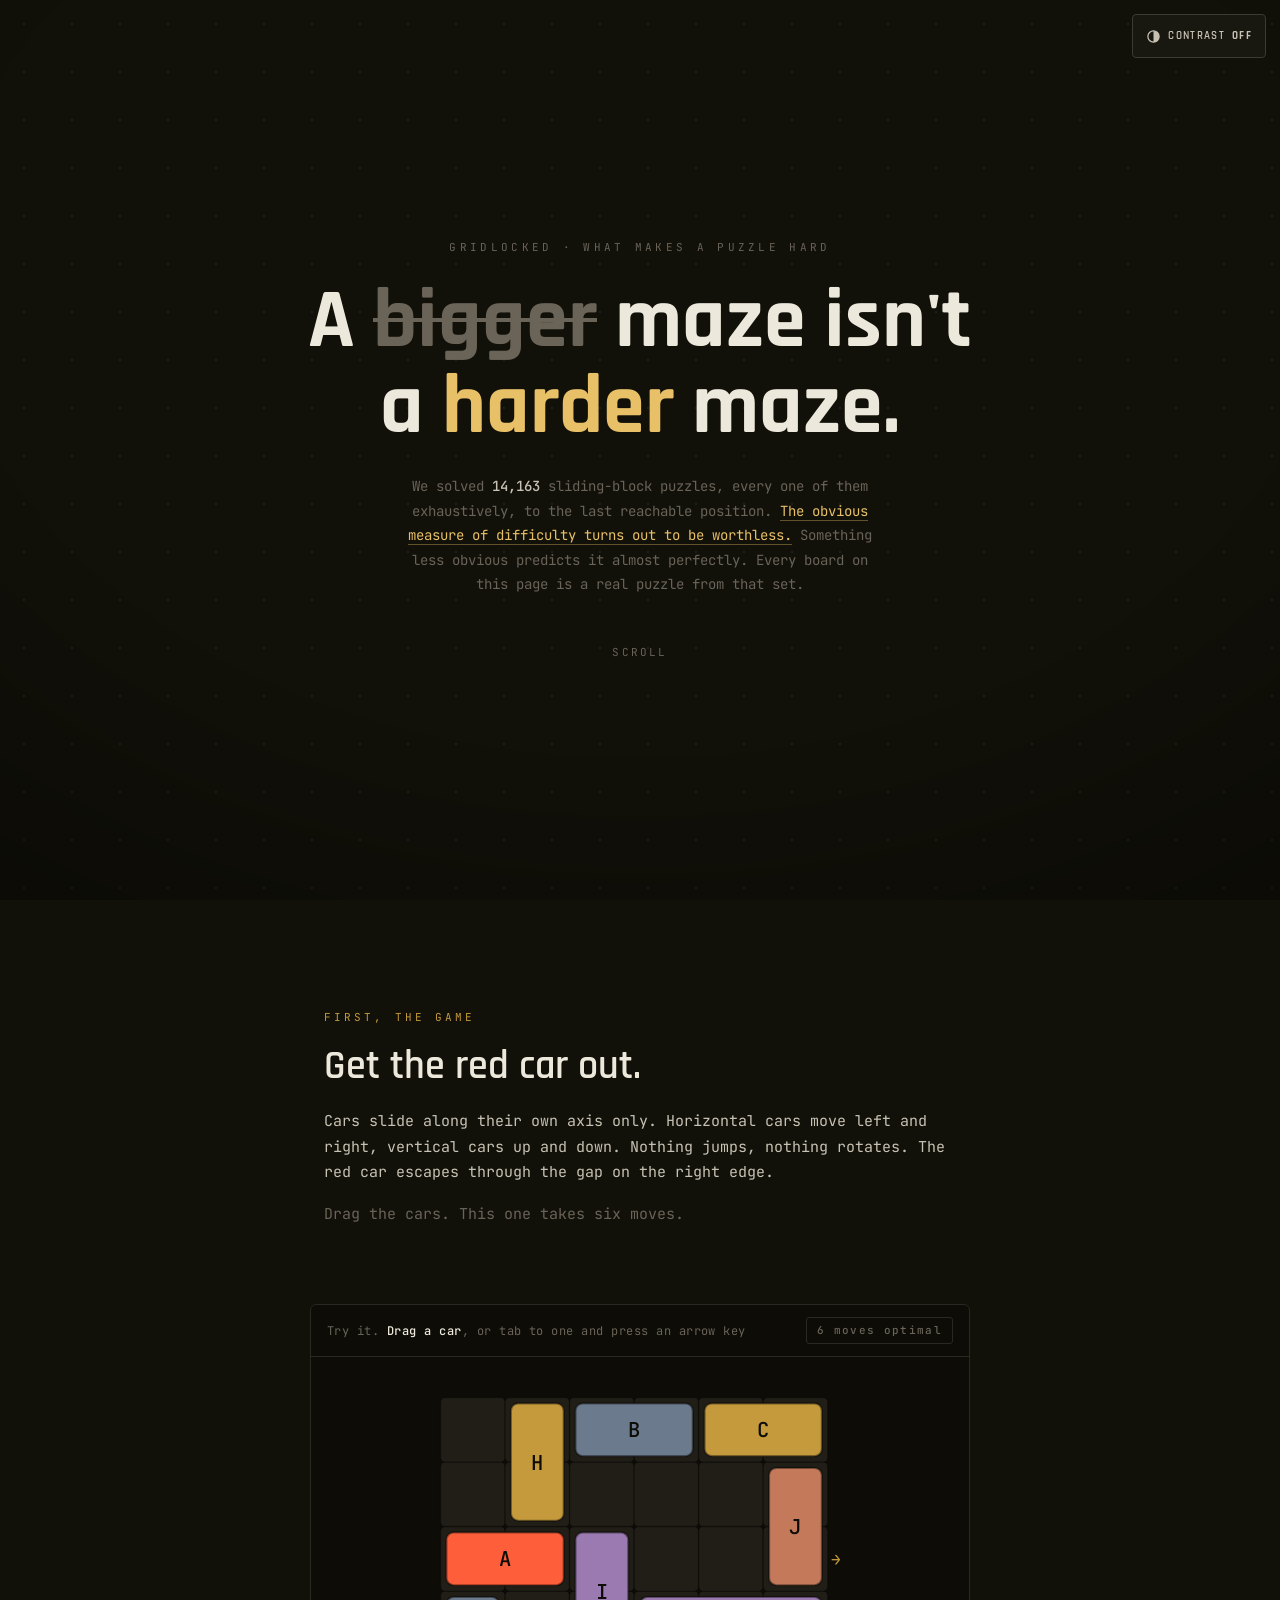
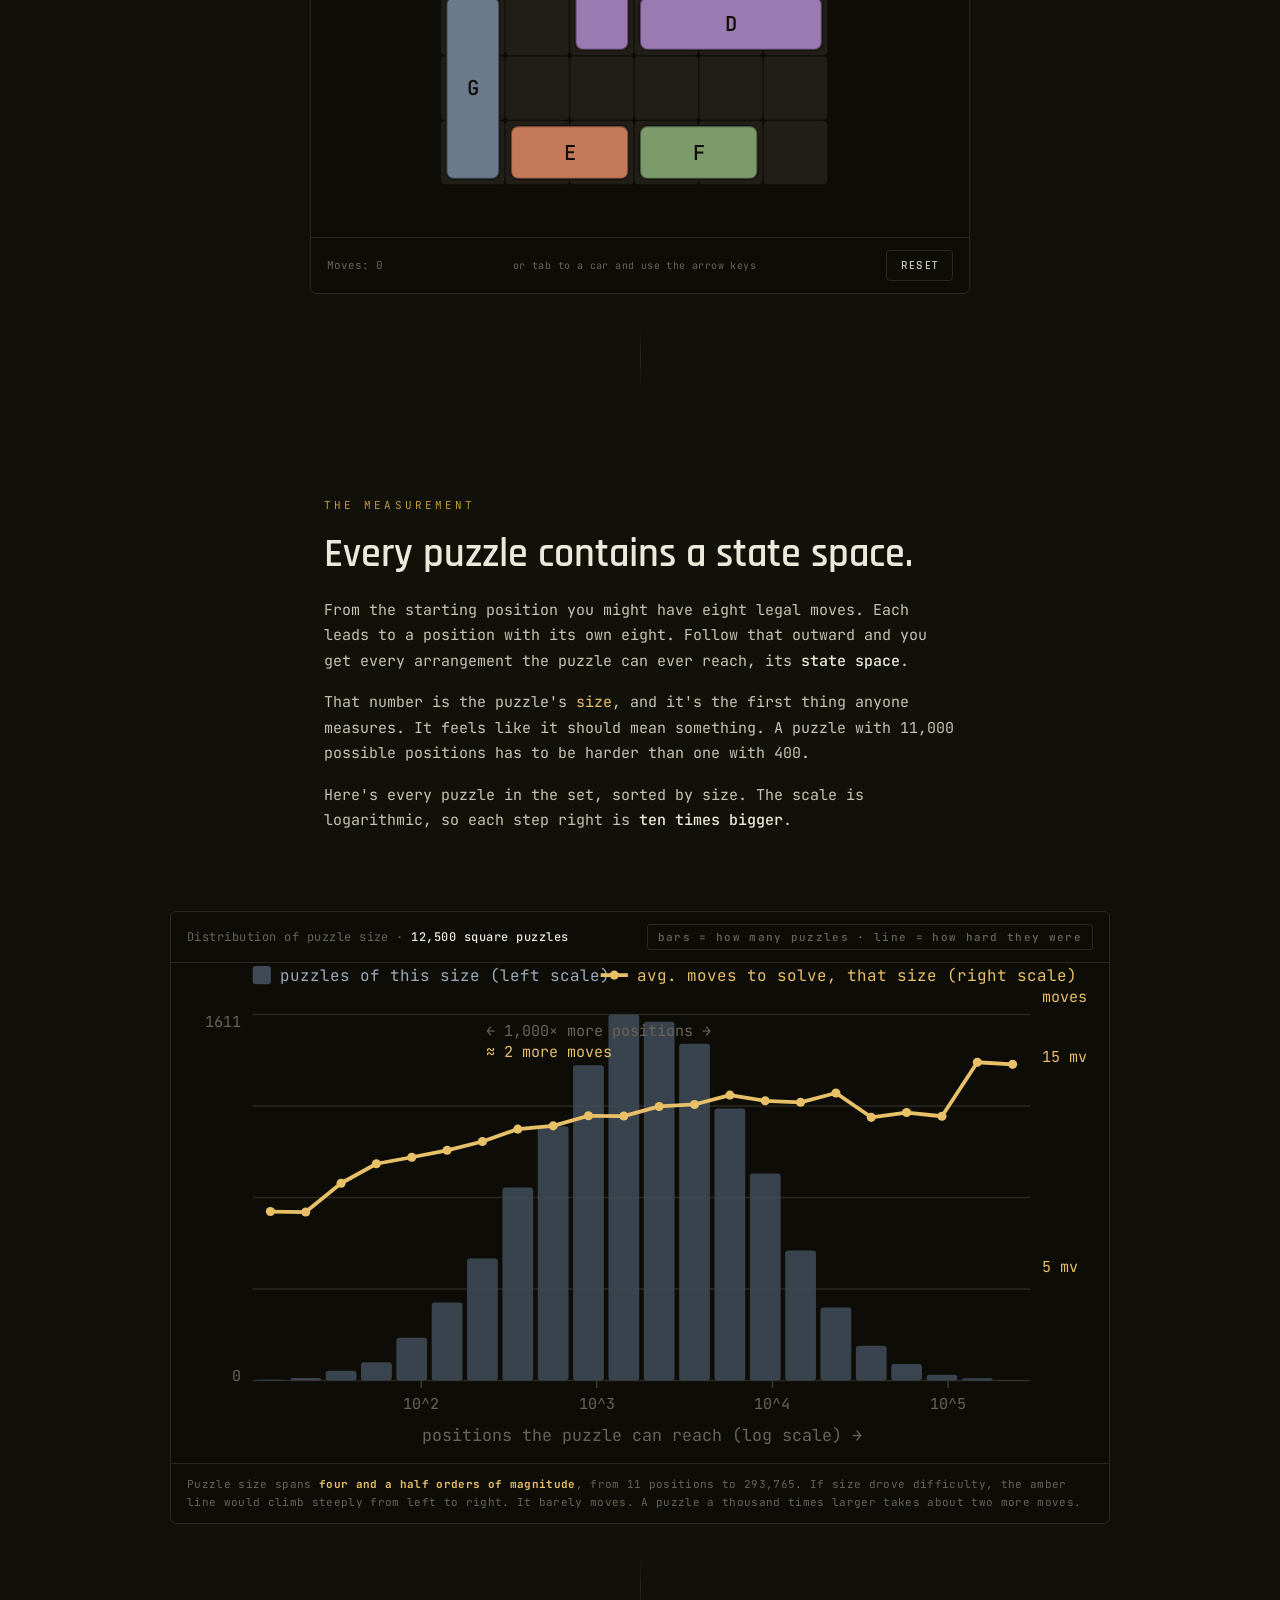
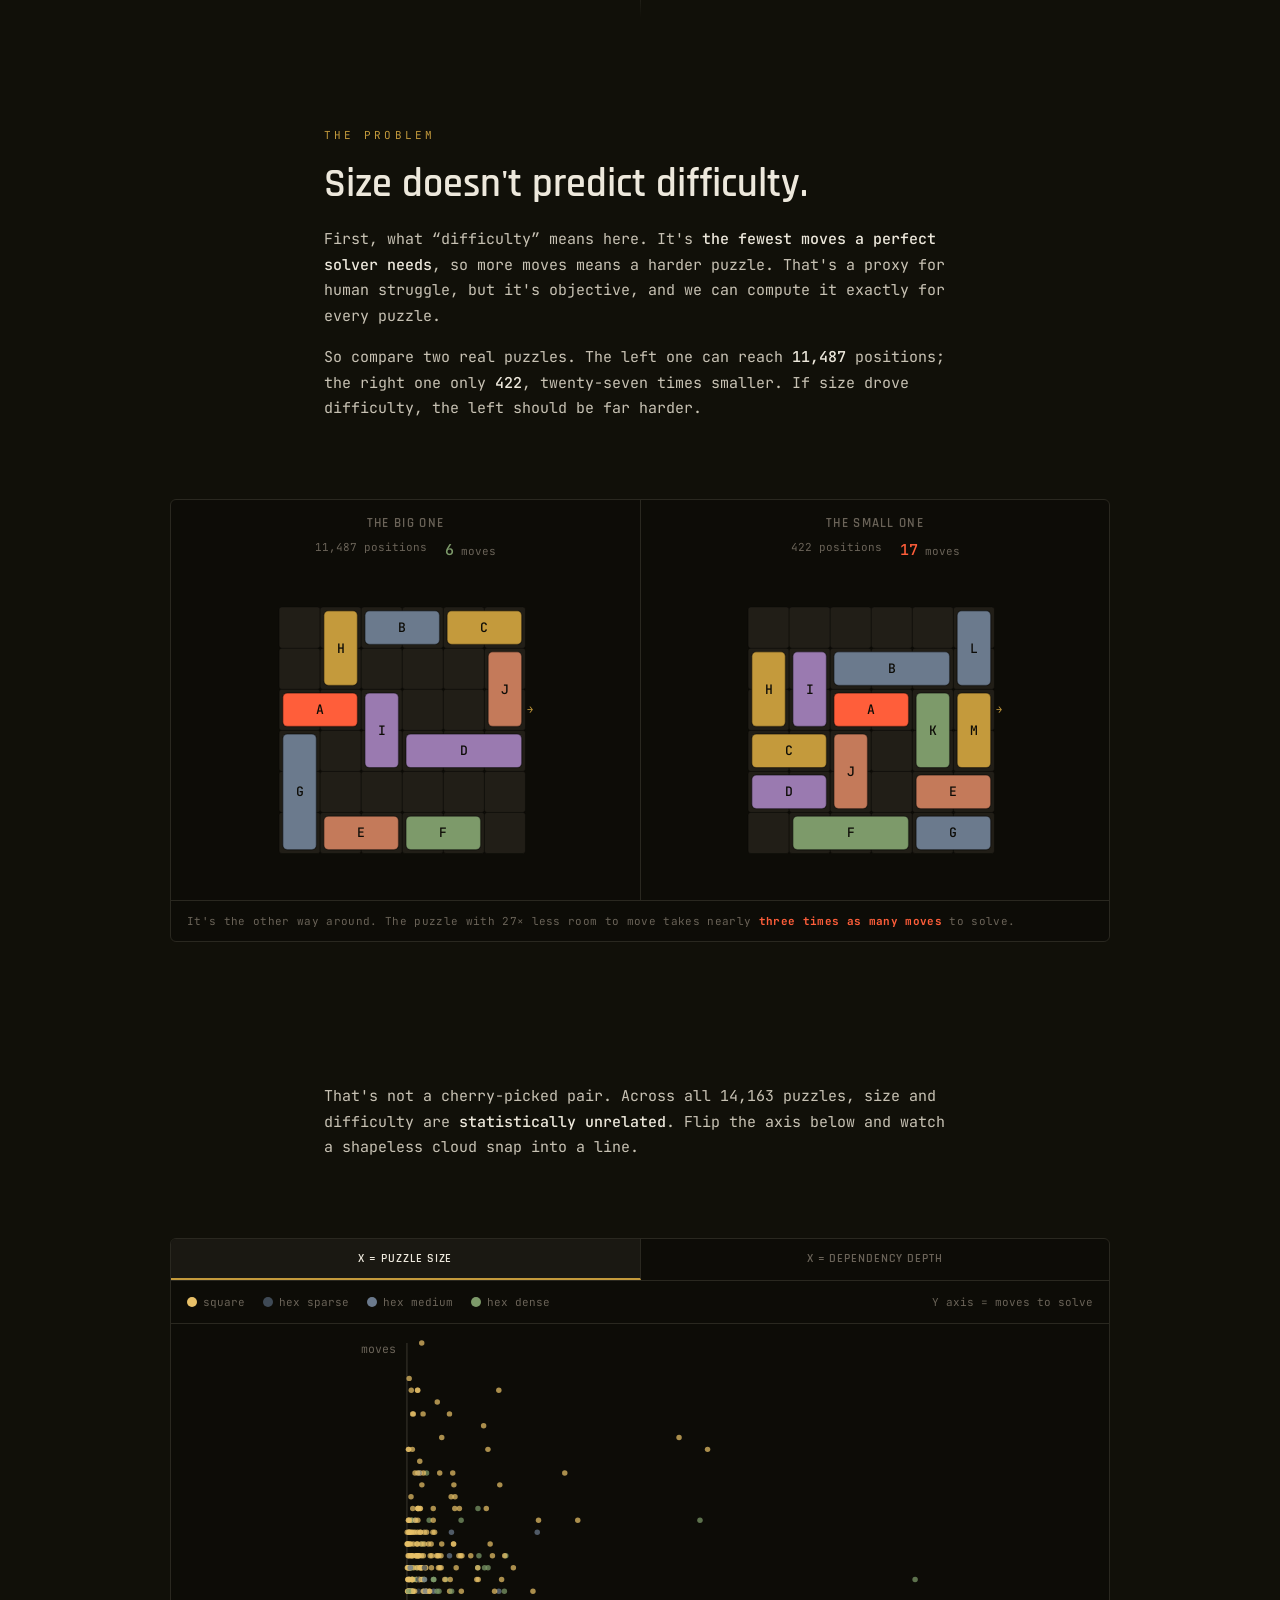
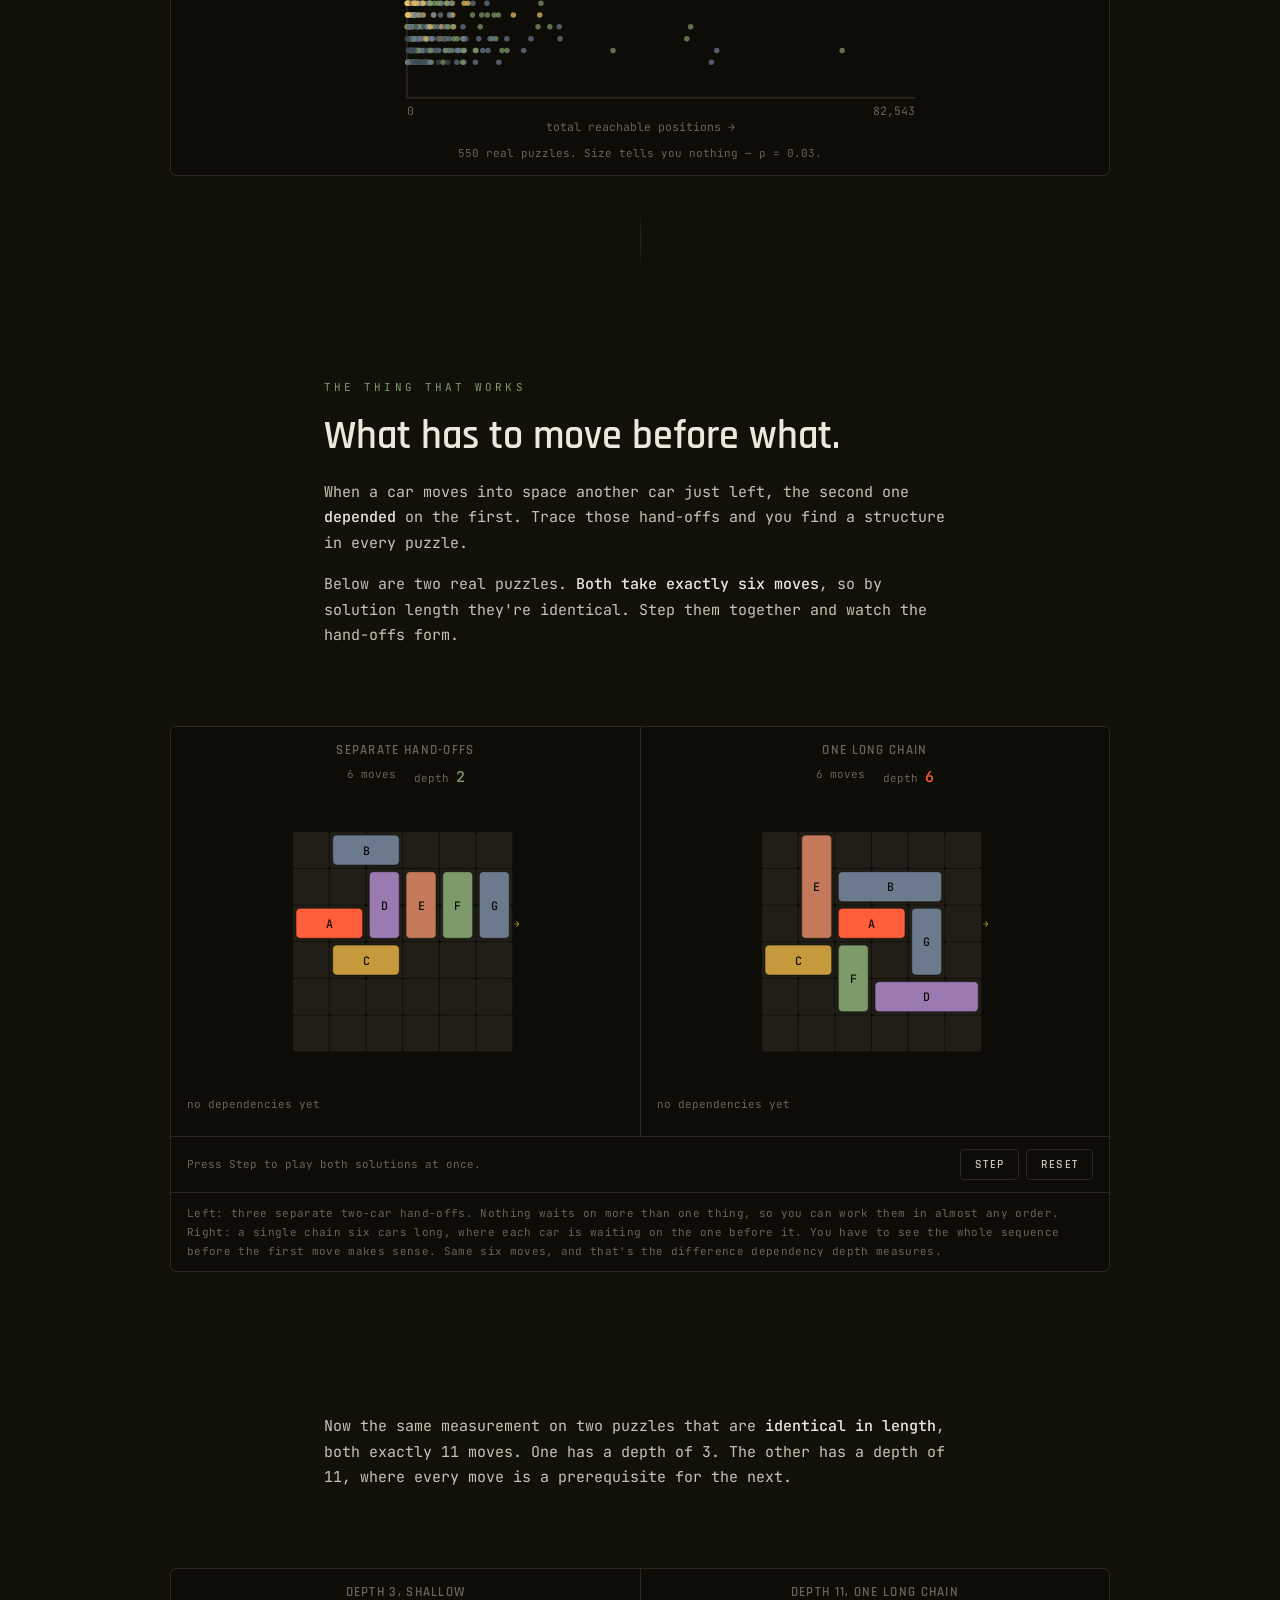
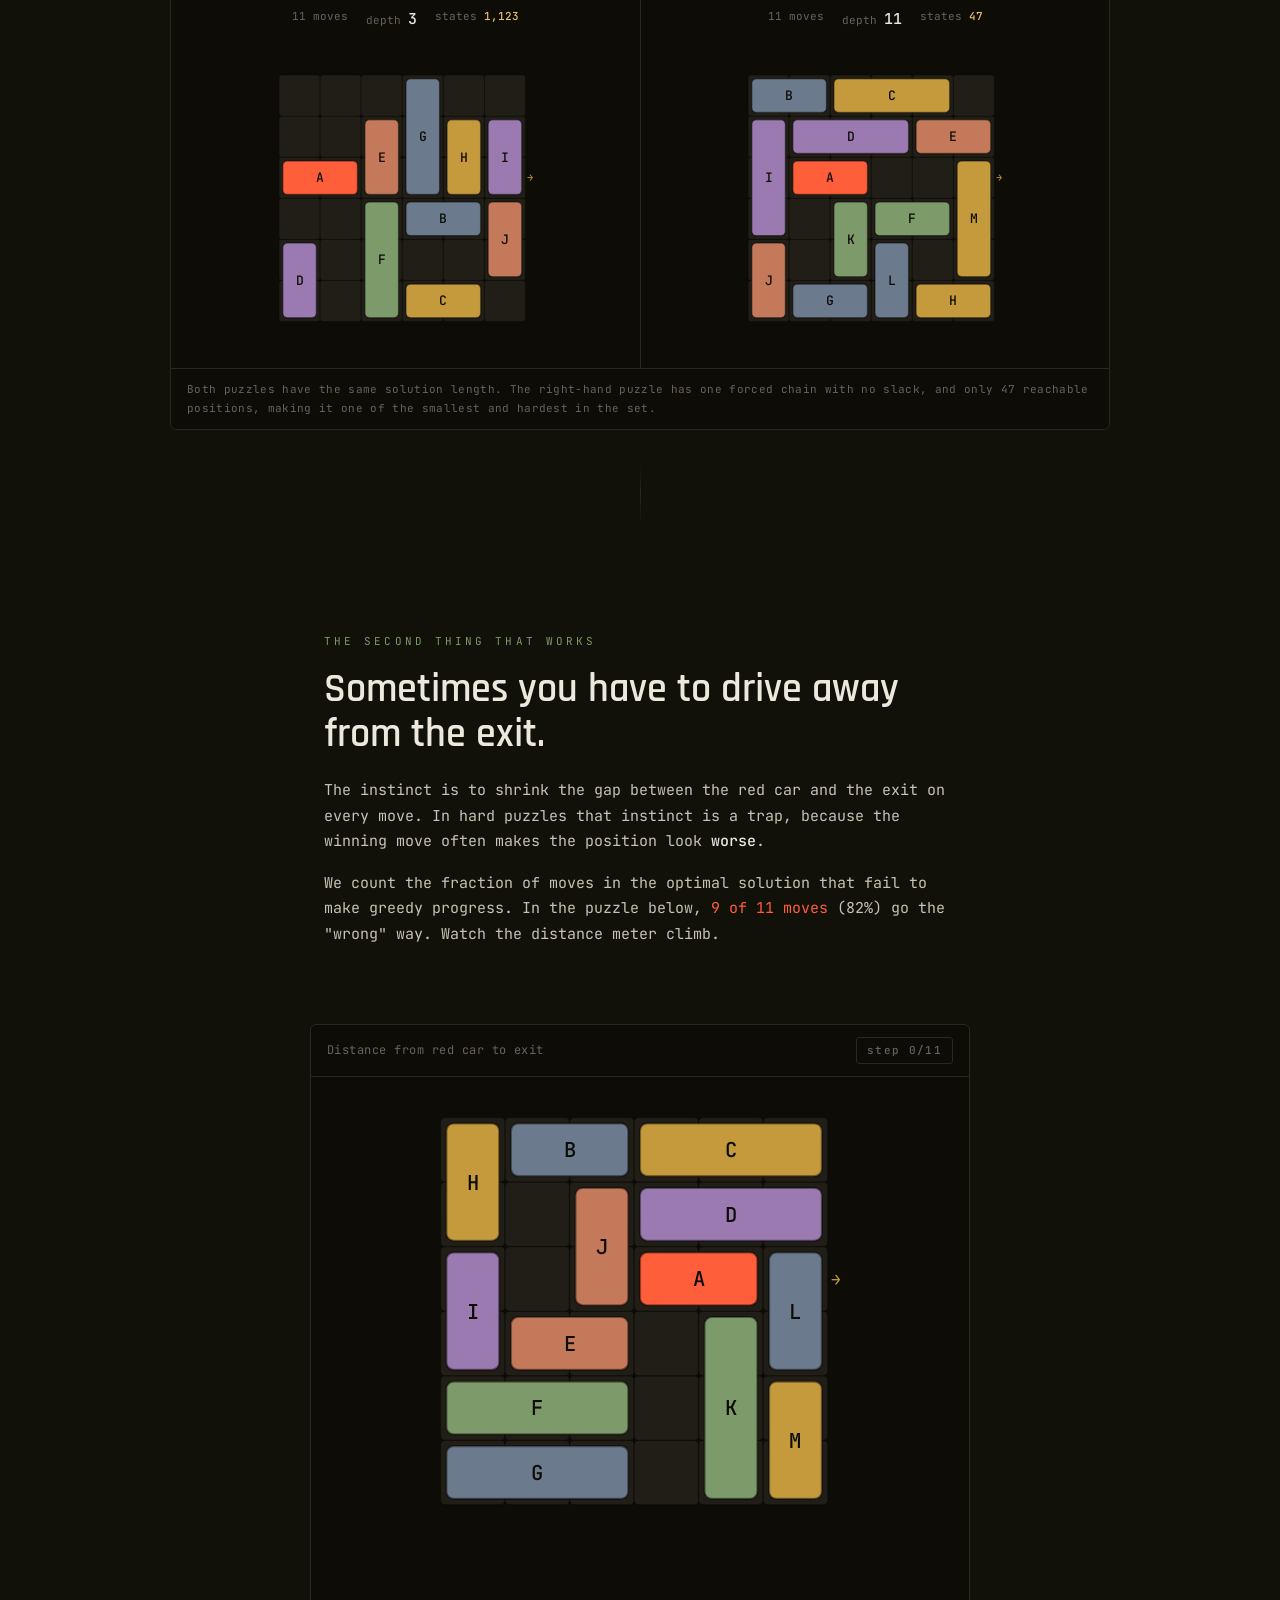
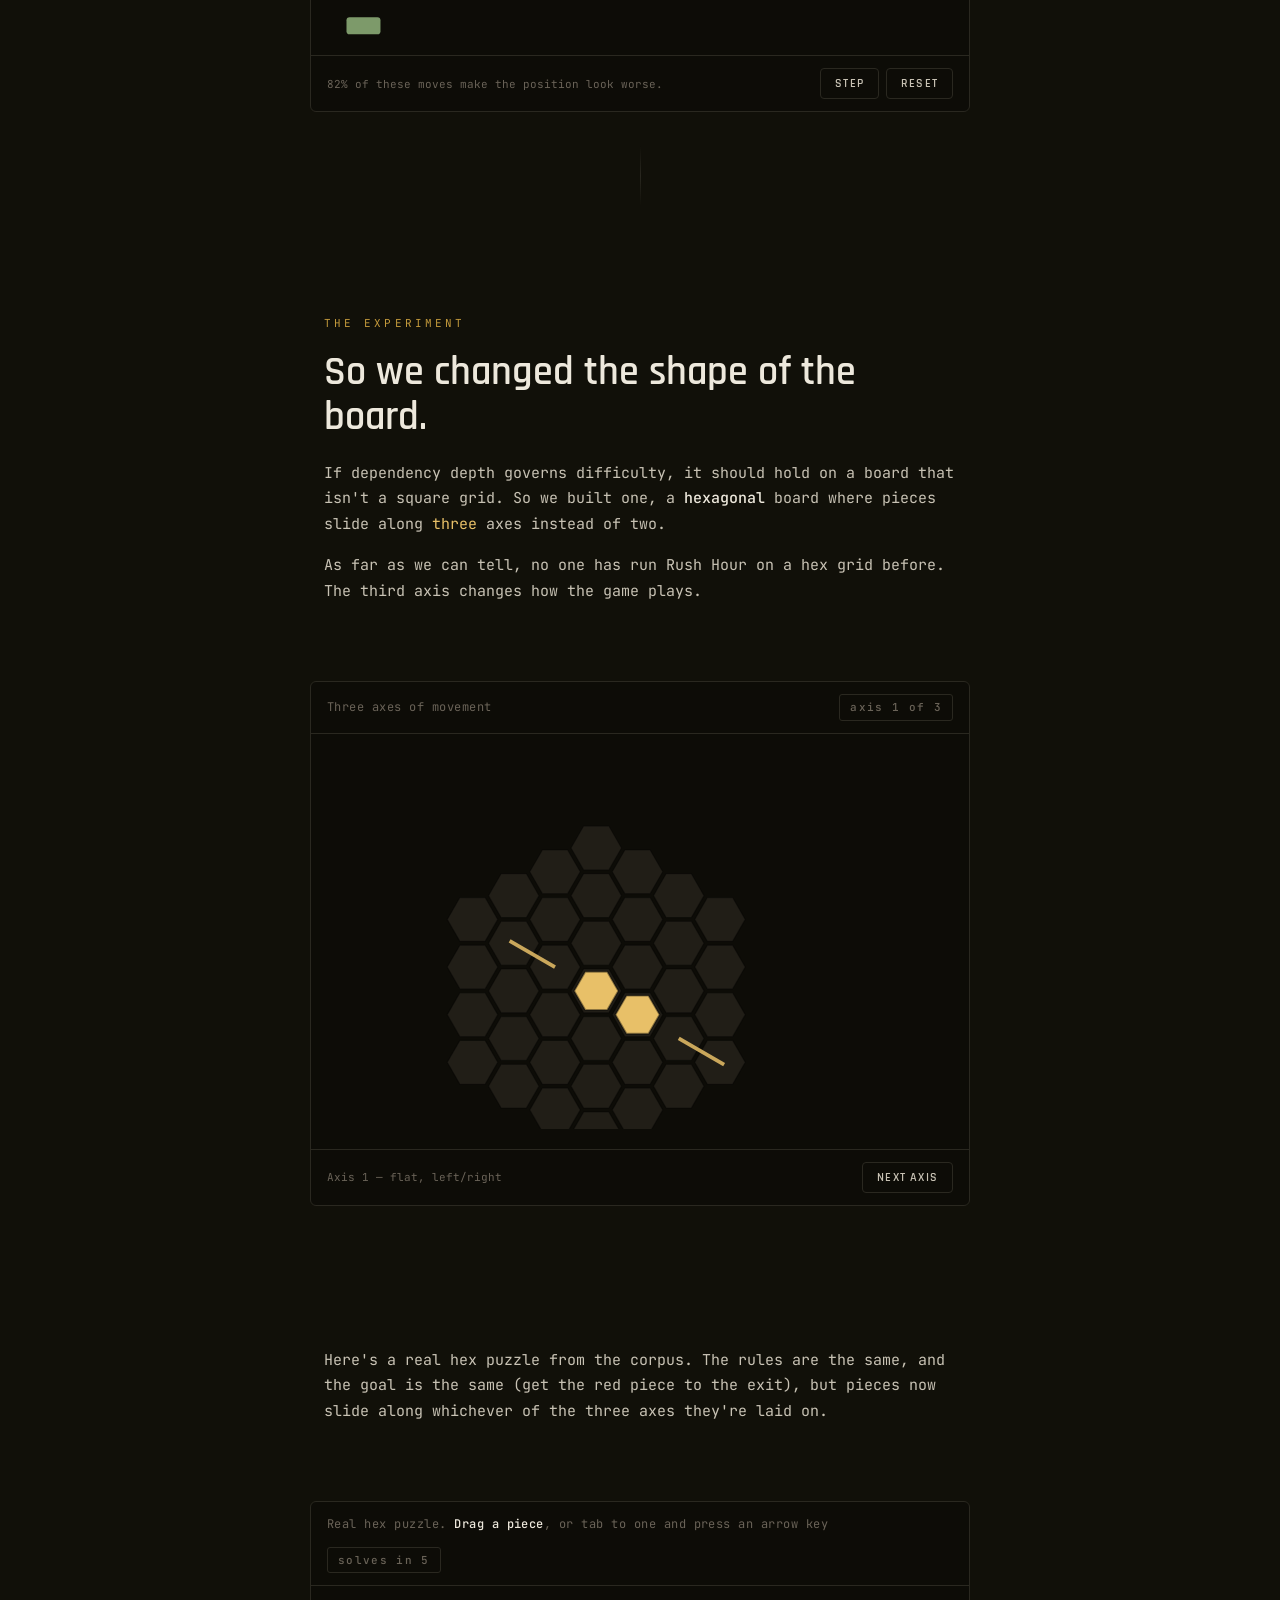
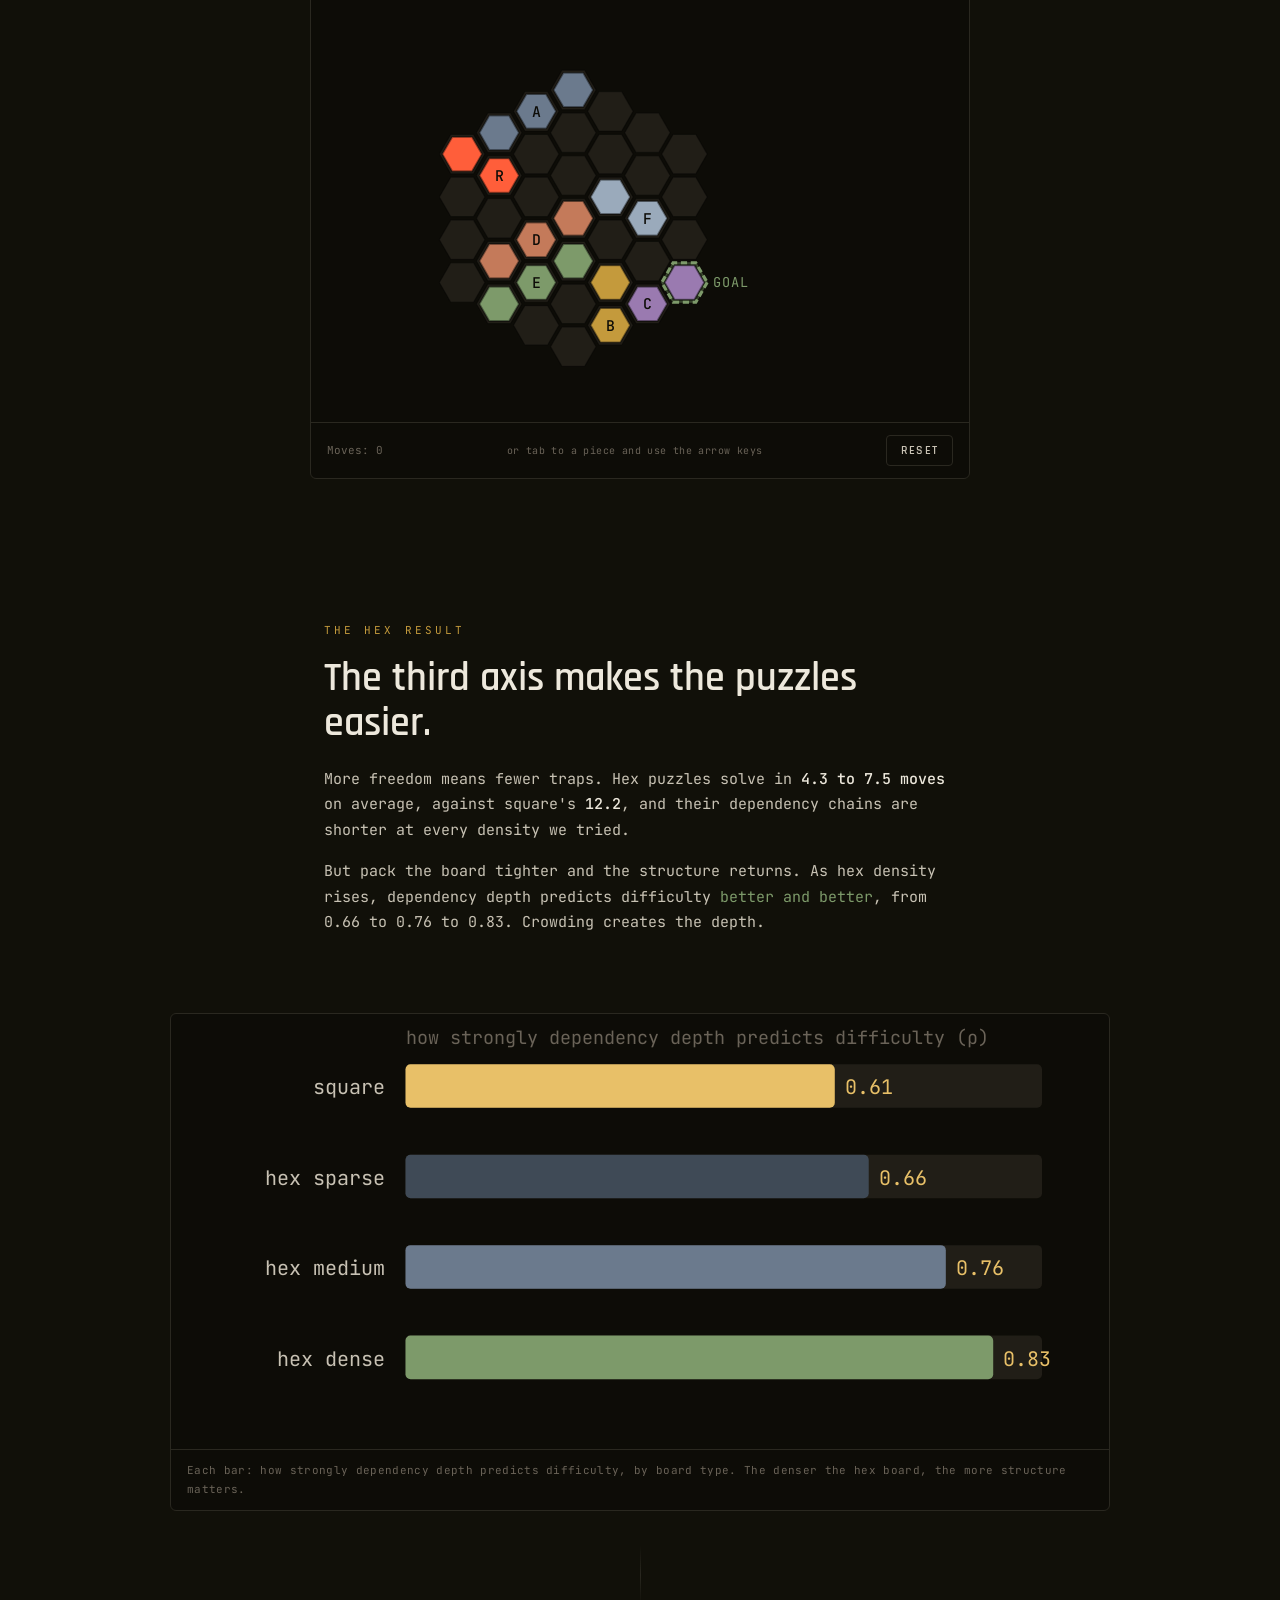
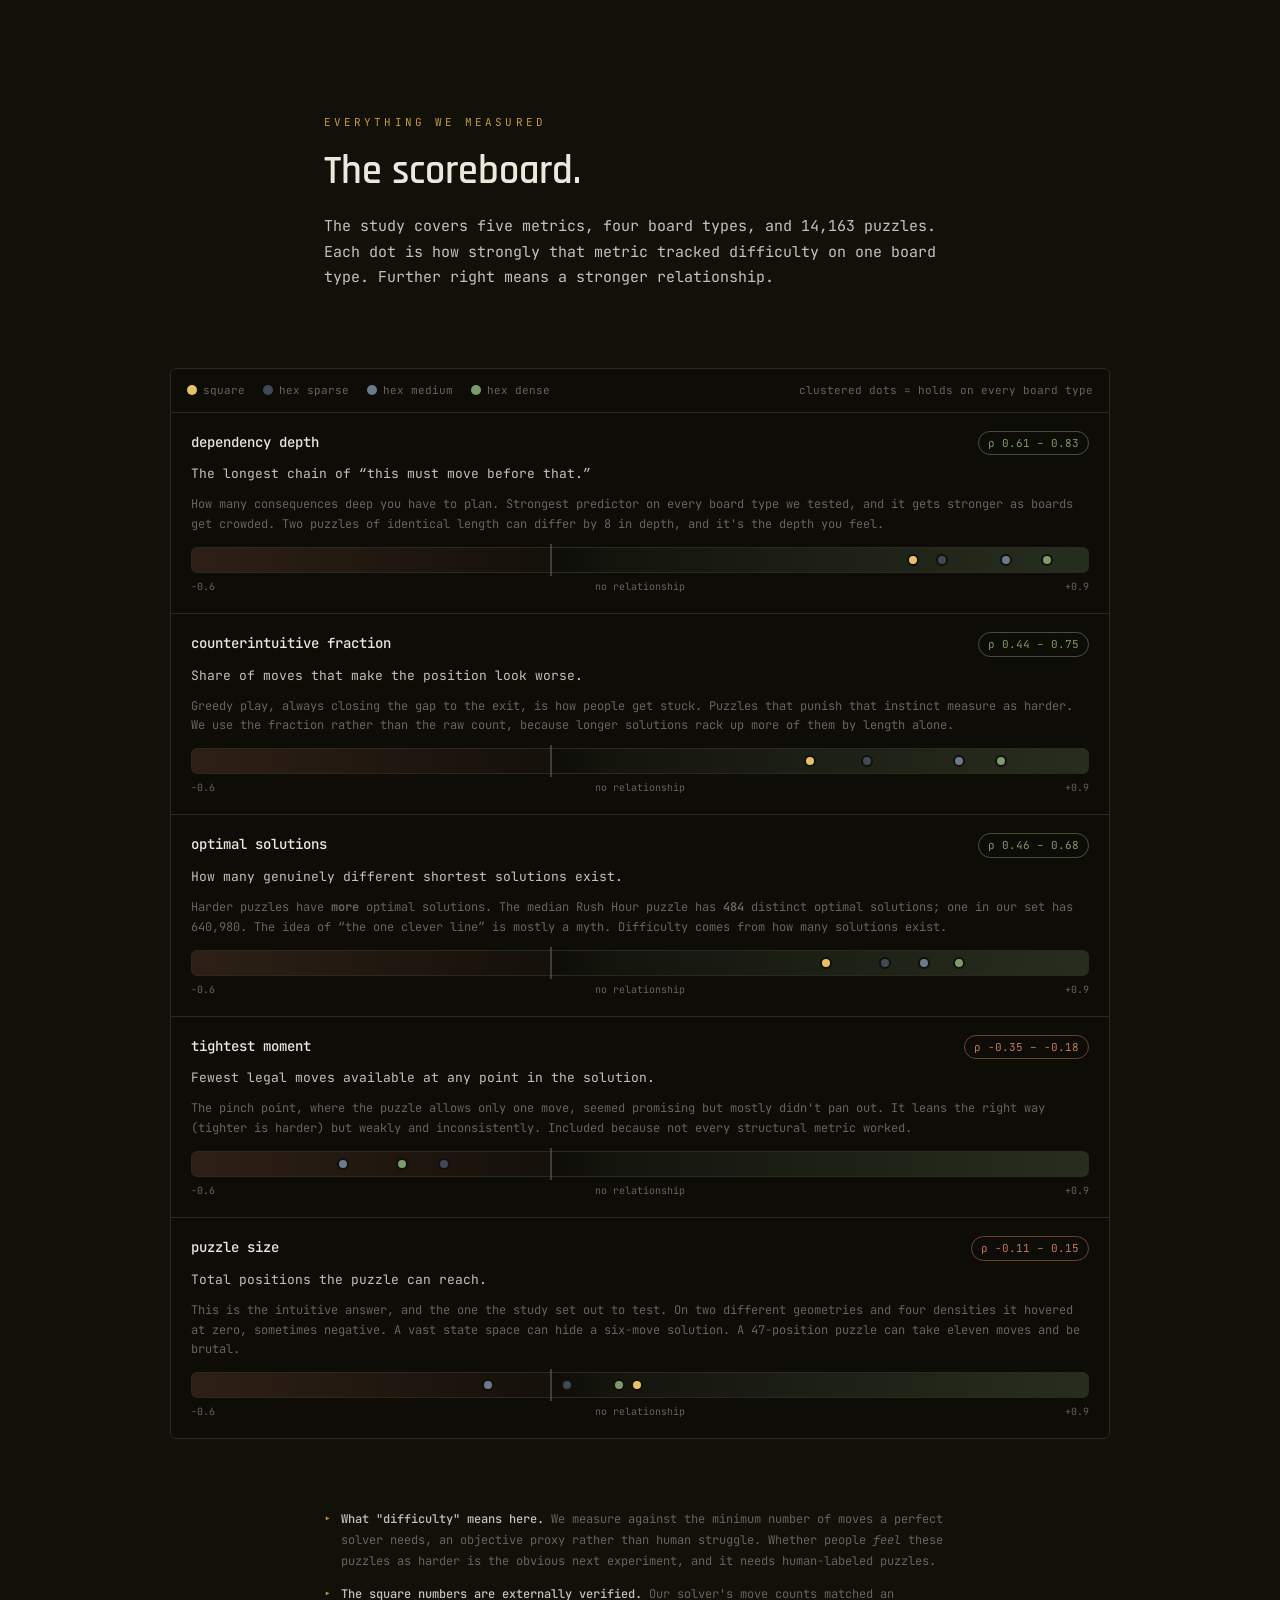
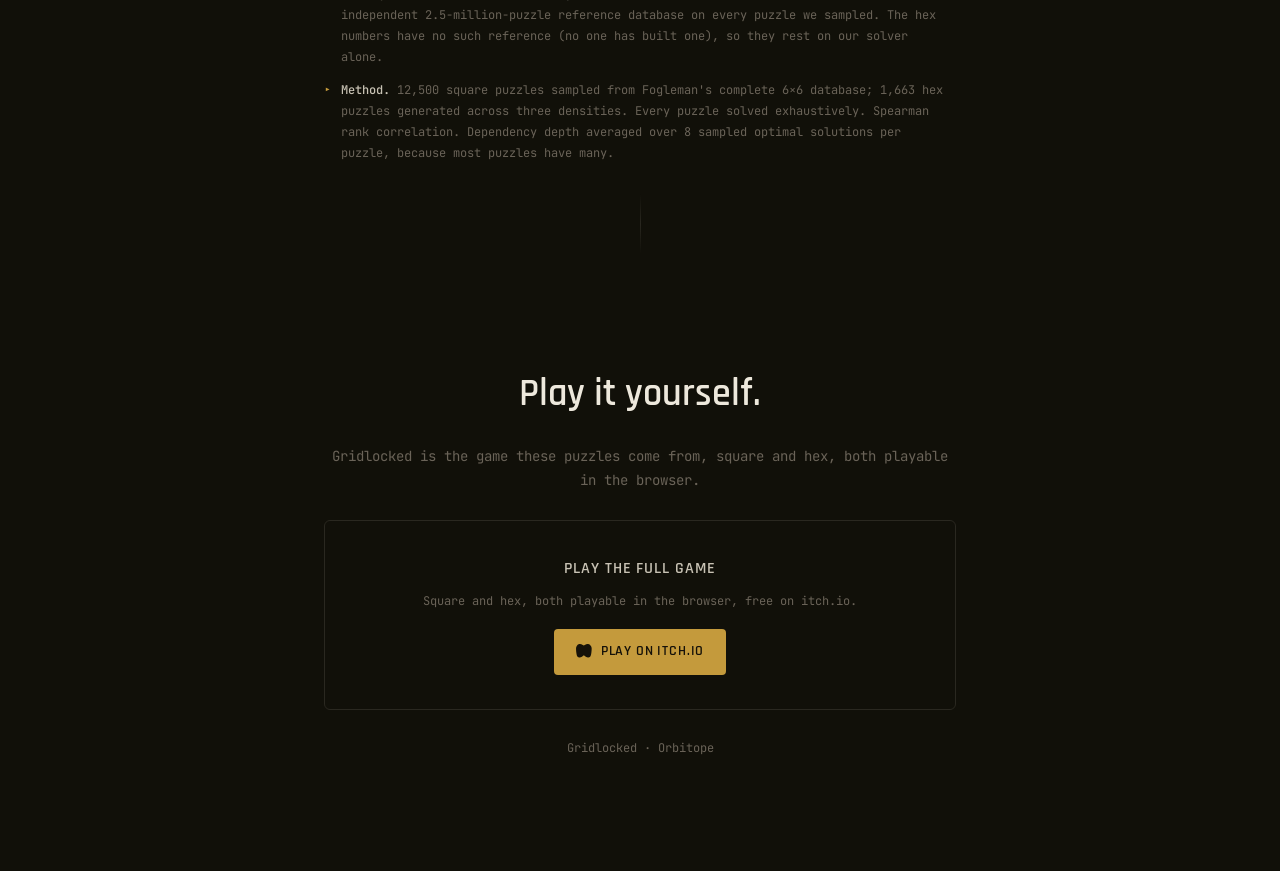
<file: docs/index.html>
<!DOCTYPE html>
<html lang="en">
<head>
<meta charset="utf-8">
<meta name="viewport" content="width=device-width, initial-scale=1">

<!-- Google tag (gtag.js) -->
<script async src="https://www.googletagmanager.com/gtag/js?id=G-KG3409EZDQ"></script>
<script>
  window.dataLayer = window.dataLayer || [];
  function gtag() { dataLayer.push(arguments); }
  gtag('js', new Date());
  gtag('config', 'G-KG3409EZDQ');
</script>

<title>Gridlocked — A Bigger Maze Isn't a Harder Maze</title>
<meta name="description" content="14,000 solved sliding-block puzzles. The size of a puzzle predicts almost nothing about its difficulty. What the pieces demand of each other predicts nearly everything — and a three-axis hex board tests whether that's universal.">
<meta property="og:title" content="Gridlocked — A Bigger Maze Isn't a Harder Maze">
<meta property="og:description" content="An interactive study of what actually makes a sliding-block puzzle hard.">
<meta property="og:type" content="article">
<meta property="og:url" content="https://orbitope.com/gridlocked/">
<meta property="og:image" content="https://orbitope.com/gridlocked/og.png">
<meta property="og:image:width" content="1200">
<meta property="og:image:height" content="630">
<meta name="twitter:card" content="summary_large_image">
<link rel="canonical" href="https://orbitope.com/gridlocked/">
<script type="application/ld+json">
{"@context": "https://schema.org", "@type": "Article", "headline": "Gridlocked — A Bigger Maze Isn't a Harder Maze", "description": "An interactive study of what actually makes a sliding-block puzzle hard.", "image": "https://orbitope.com/gridlocked/og.png", "url": "https://orbitope.com/gridlocked/", "datePublished": "2026-07-01", "author": {"@type": "Person", "name": "Matthew Burke"}, "publisher": {"@type": "Organization", "name": "Orbitope"}}
</script>
<link rel="preconnect" href="https://fonts.googleapis.com">
<link rel="preconnect" href="https://fonts.gstatic.com" crossorigin>
<link href="https://fonts.googleapis.com/css2?family=Rajdhani:wght@500;600;700&family=JetBrains+Mono:wght@400;500&display=swap" rel="stylesheet">
<style>
  *,*::before,*::after{box-sizing:border-box;margin:0;padding:0}
  :root{
    --void:#111009; --surface:#1a1812; --raised:#211e17; --border:#2a2820;
    --amber:#C49A3C; --amber-bright:#E8C068;
    --steel:#6B7A8D; --steel-bright:#9AAABB;
    --mauve:#9A7AB0; --sage:#7D9A6A; --terra:#C47A5A; --coral:#FF5E3A;
    --text-bright:#EDE8DC; --text-primary:#C8C2B4; --text-muted:#6A6358;
    --fig-bg:#0d0c07; --slate:#3f4a56; --border-strong:#3d3a30; --exit-fill:#2a3320;
    --font-display:'Rajdhani',sans-serif; --font-mono:'JetBrains Mono',monospace;
    --stroke-floor:0px;      /* raised in accessibility mode; see [data-a11y] */
  }

  /* ── Accessibility mode ────────────────────────────────────────────────
     Engaged by the header control, or automatically under
     `prefers-contrast: more`. Three things change, in order of how much
     they actually matter to a reader:

       1. the data-series tokens become a scale separated by LIGHTNESS as
          well as hue. The house scale separates by hue alone, so sage and
          terra land 20.4 apart under simulated deuteranopia — the same
          colour, for the ~5% of men who have it.

          Separation is measured per figure, not across the whole scale:
          nothing here draws seven categories at once, and demanding that
          they all separate simultaneously forces hues no dark warm page
          should be wearing. Against the sets that actually co-occur, the
          worst case over normal/protan/deutan/tritan is 48.1 for the
          scatter, 55.2 for the dependency graph, and 26.9 for the square
          board — which is the loosest, and the one whose cars are
          lettered, so colour is already not doing the work alone.

          Hues stay inside the house families (gold, steel, terracotta,
          teal, plum, moss) because the second encoding carries the load
          the palette used to have to.
       2. hairlines get a 2px floor and decorative opacity is dropped.
          Presentation attributes lose to any CSS declaration, so this
          reaches the stroke-widths the figure JS sets inline without
          touching the JS.
       3. marks pick up a second, non-colour encoding — see [data-series].

     (3) is the one that does the real work. Colour alone cannot be made
     colour-blind-safe at five-plus categories: any set of hues sitting at
     one lightness collapses for somebody. The palette only buys margin;
     the redundant encoding is what makes the figure readable.          */
  html[data-a11y]{
    --amber:#D9B45F; --amber-bright:#F2CF79;
    --steel:#79BCF3; --steel-bright:#A8D2F7;
    --mauve:#B563C6; --sage:#668442; --terra:#DB8F6D; --coral:#D45F77;
    --slate:#4F9D99;              /* was #3f4a56 — 1.66:1, effectively invisible */
    --text-muted:#A39B8C;         /* was #6A6358 — 3.21:1, under the text floor */
    --text-primary:#DED8CA;
    --border:#6E6959;             /* was #2a2820 — 1.29:1 */
    --border-strong:#837D6B;
    --exit-fill:#3B4A26;
    --stroke-floor:2px;
  }
  /* A blanket `stroke-width:2px` would also *thin* the strokes that are
     deliberately heavy (the 2.5 trend line, the 3px hex path). CSS can't take
     a max against a presentation attribute, so raise the thin values by name
     instead. Presentation attributes lose to any CSS declaration, so these
     win over what the figure JS sets inline. */
  html[data-a11y] .fig svg [stroke-width="1"],
  html[data-a11y] .fig svg [stroke-width="1.5"],
  html[data-a11y] .fig svg [stroke-width="0.5"],
  html[data-a11y] .fig svg [stroke-width=".5"],
  html[data-a11y] .bsvg [stroke-width="1"],
  html[data-a11y] .bsvg [stroke-width="1.5"]{stroke-width:var(--stroke-floor)}
  html[data-a11y] .car rect,
  html[data-a11y] .hexp{stroke-width:var(--stroke-floor)}
  /* An earlier version forced every [opacity] mark to 1 here. That was wrong:
     opacity in these figures does two real jobs — encoding magnitude (a wheel
     fill at .05 + .18x load) and layering washes under content (a percentile
     band at .10). Forcing it opaque destroyed the first and turned the second
     into a block that swallowed the figure. Faintness is fixed per mark, at
     the point of drawing, not with a blanket rule. */
  html[data-a11y] .car.dim rect{opacity:.55}
  html[data-a11y] .cellr,
  html[data-a11y] .hexc{stroke:var(--border-strong);stroke-opacity:1;stroke-width:1px}
  html{scroll-behavior:smooth}
  @media (prefers-reduced-motion:reduce){html{scroll-behavior:auto}}
  body{background:var(--void);color:var(--text-primary);font-family:var(--font-mono);
    -webkit-font-smoothing:antialiased;line-height:1.7}
  body::before{content:"";position:fixed;inset:0;z-index:0;pointer-events:none;
    background-image:radial-gradient(circle,rgba(154,170,187,.10) 1px,transparent 1px);background-size:48px 48px}
  body::after{content:"";position:fixed;inset:0;z-index:0;pointer-events:none;
    background:radial-gradient(120% 120% at 50% 30%,rgba(0,0,0,0) 45%,rgba(0,0,0,.6) 100%)}
  .wrap{position:relative;z-index:1}
  .progress{position:fixed;top:0;left:0;height:2px;width:0;z-index:50;
    background:linear-gradient(90deg,var(--amber),var(--amber-bright))}

  .hero{min-height:100vh;display:flex;flex-direction:column;align-items:center;justify-content:center;text-align:center;padding:80px 24px}
  .kicker{font-size:11px;letter-spacing:.3em;text-transform:uppercase;color:var(--text-muted);margin-bottom:22px}
  .hero h1{font-family:var(--font-display);font-weight:700;font-size:clamp(36px,8vw,84px);line-height:1.02;color:var(--text-bright);max-width:15ch}
  .hero h1 .strike{color:var(--text-muted);text-decoration:line-through;text-decoration-thickness:.05em}
  .hero h1 .accent{color:var(--amber-bright)}
  .hero .sub{margin-top:24px;max-width:58ch;font-size:14px;color:var(--text-muted);line-height:1.75}
  .hero .sub b{color:var(--text-primary);font-weight:500}
  .scroll-cue{margin-top:46px;font-size:11px;letter-spacing:.2em;color:var(--text-muted);text-transform:uppercase;animation:bob 2s ease-in-out infinite}
  @keyframes bob{0%,100%{transform:translateY(0)}50%{transform:translateY(6px)}}
  @media (prefers-reduced-motion:reduce){.scroll-cue{animation:none}}

  .beat{max-width:680px;margin:0 auto;padding:12vh 24px 3vh}
  .beat .eyebrow{font-size:11px;letter-spacing:.28em;text-transform:uppercase;color:var(--amber);margin-bottom:18px}
  .beat .eyebrow.win{color:var(--sage)}
  .beat h2{font-family:var(--font-display);font-weight:600;font-size:clamp(26px,4.5vw,40px);color:var(--text-bright);line-height:1.12;margin-bottom:20px}
  .beat p{font-size:15px;color:var(--text-primary);margin-bottom:16px}
  .beat p b{color:var(--text-bright);font-weight:500}
  .beat .amber{color:var(--amber-bright)} .beat .sage{color:var(--sage)}
  .beat .coral{color:var(--coral)} .beat .steel{color:var(--steel-bright)} .beat .dim{color:var(--text-muted)}
  .rule{width:1px;height:60px;margin:0 auto;background:linear-gradient(transparent,var(--border),transparent)}

  .fig{max-width:940px;margin:34px auto;border:1px solid var(--border);border-radius:6px;overflow:hidden;background:var(--fig-bg)}
  .fig figcaption,.fig .cap{font-size:11px;color:var(--text-muted);padding:11px 16px;border-top:1px solid var(--border);letter-spacing:.03em}
  .fig.narrow{max-width:660px}
  .reveal{opacity:0;transform:translateY(26px);transition:opacity .7s ease,transform .7s cubic-bezier(.2,.7,.2,1)}
  .reveal.in{opacity:1;transform:none}
  @media (prefers-reduced-motion:reduce){.reveal{opacity:1;transform:none}}

  .wdg-head{display:flex;justify-content:space-between;align-items:center;gap:12px;padding:12px 16px;
    border-bottom:1px solid var(--border);font-size:12px;color:var(--text-muted);letter-spacing:.04em;flex-wrap:wrap}
  .wdg-head b{color:var(--text-bright);font-weight:500}
  .tag{font-weight:500;letter-spacing:.12em;padding:3px 10px;border-radius:3px;font-size:11px;white-space:nowrap}
  .tag.ok{color:var(--fig-bg);background:var(--sage)} .tag.no{color:var(--fig-bg);background:var(--coral)}
  .tag.idle{color:var(--text-muted);border:1px solid var(--border)}
  .wdg-foot{padding:12px 16px;border-top:1px solid var(--border);font-size:11px;color:var(--text-muted);
    display:flex;justify-content:space-between;align-items:center;gap:12px;flex-wrap:wrap}
  .btn{font-family:var(--font-display);font-weight:600;font-size:12px;letter-spacing:.1em;text-transform:uppercase;
    background:transparent;color:var(--text-primary);border:1px solid var(--border);border-radius:4px;padding:7px 14px;cursor:pointer;transition:.2s}
  .btn:hover{color:var(--text-bright);border-color:var(--amber)}
  .btn:focus-visible{outline:2px solid var(--amber);outline-offset:2px}
  .btn:disabled{opacity:.35;cursor:default}

  .bsvg{display:block;width:100%;max-width:440px;margin:20px auto;touch-action:none}
  .cellr{fill:var(--raised);stroke:#000;stroke-opacity:.3}
  .car{cursor:grab} .car.drag{cursor:grabbing}
  .car rect{stroke:rgba(0,0,0,.4);stroke-width:1.5}
  .car.red rect{fill:var(--coral)} .car.st rect{fill:var(--steel)}
  .car.am rect{fill:var(--amber)} .car.mv rect{fill:var(--mauve)}
  .car.tr rect{fill:var(--terra)} .car.sg rect{fill:var(--sage)}
  .car.dim rect{opacity:.32}
  .sr-only{position:absolute;width:1px;height:1px;margin:-1px;padding:0;overflow:hidden;
    clip-path:inset(50%);white-space:nowrap;border:0}
  .kbd-hint{font-size:10px;color:var(--text-muted);letter-spacing:.04em}
  /* The focus ring goes on the car's rect, not the group — a group has no box
     of its own, so an outline on it lands in the wrong place or nowhere. */
  .car:focus{outline:none}
  .car:focus-visible rect{stroke:var(--amber-bright);stroke-width:3;paint-order:stroke}
  html[data-a11y] .car:focus-visible rect{stroke:var(--text-bright);stroke-width:4}
  .car text{fill:var(--fig-bg);font-family:var(--font-mono);font-weight:500;font-size:14px;text-anchor:middle;dominant-baseline:central;pointer-events:none}
  .exitl{fill:var(--amber);font-family:var(--font-mono);font-size:11px;letter-spacing:.08em}
  .chain{display:flex;flex-wrap:wrap;gap:5px;align-items:center;padding:2px 16px 14px;min-height:40px}
  .chain .lnk{font-family:var(--font-mono);font-size:12px;min-width:26px;height:26px;border-radius:4px;
    display:flex;align-items:center;justify-content:center;color:var(--fig-bg);font-weight:500;padding:0 5px}
  .chain .arr{color:var(--text-muted);font-size:11px}
  .chain .none{color:var(--text-muted);font-size:11px}
  .hexc{fill:var(--raised);stroke:#000;stroke-opacity:.35}
  .hexc.exit{fill:var(--exit-fill);stroke:var(--sage)}
  .hexp{stroke:rgba(0,0,0,.4);stroke-width:1.5}
  .hexlab{fill:var(--fig-bg);font-family:var(--font-mono);font-weight:500;font-size:12px;
    text-anchor:middle;dominant-baseline:central;pointer-events:none}
  g[data-i]:focus{outline:none}
  g[data-i]:focus-visible .hexp{stroke:var(--amber-bright);stroke-width:3}
  html[data-a11y] g[data-i]:focus-visible .hexp{stroke:var(--text-bright);stroke-width:4}

  .two{display:grid;grid-template-columns:1fr 1fr;gap:0}
  .two>div{padding:0 0 6px} .two>div+div{border-left:1px solid var(--border)}
  @media(max-width:680px){.two{grid-template-columns:1fr}.two>div+div{border-left:none;border-top:1px solid var(--border)}}
  .two h4{font-family:var(--font-display);font-weight:600;font-size:13px;letter-spacing:.1em;text-transform:uppercase;
    color:var(--text-muted);padding:12px 16px 0;text-align:center}
  .stats{display:flex;justify-content:center;gap:18px;flex-wrap:wrap;padding:4px 12px 10px;font-size:11px;color:var(--text-muted)}
  .stats b{color:var(--amber-bright);font-weight:500;font-variant-numeric:tabular-nums}
  .stats .big{color:var(--text-bright);font-size:15px}

  .toggle-row{display:flex;border-bottom:1px solid var(--border)}
  .toggle{flex:1;padding:12px 6px;font-family:var(--font-display);font-weight:600;font-size:12px;letter-spacing:.08em;
    text-transform:uppercase;text-align:center;cursor:pointer;background:transparent;color:var(--text-muted);
    border:none;border-right:1px solid var(--border);border-bottom:2px solid transparent;transition:.2s}
  .toggle:last-child{border-right:none}
  .toggle.active{color:var(--text-bright);border-bottom-color:var(--amber);background:var(--surface)}
  .toggle:hover{color:var(--text-primary)}

  .metric{border-bottom:1px solid var(--border);padding:18px 20px}
  .metric:last-child{border-bottom:none}
  .metric .mh{display:flex;justify-content:space-between;align-items:baseline;gap:12px;flex-wrap:wrap;margin-bottom:8px}
  .metric .mn{font-family:var(--font-mono);font-size:14px;color:var(--text-bright);font-weight:500}
  .metric .rho{font-size:11px;padding:2px 9px;border-radius:999px;border:1px solid var(--border);font-variant-numeric:tabular-nums;white-space:nowrap}
  .metric .rho.g{color:var(--sage);border-color:rgba(125,154,106,.5)}
  .metric .rho.w{color:var(--terra);border-color:rgba(196,122,90,.5)}
  .metric .md{font-size:13px;color:var(--text-primary);margin-bottom:10px}
  .metric .me{font-size:12px;color:var(--text-muted);line-height:1.65}
  .track{position:relative;height:26px;border-radius:6px;border:1px solid var(--border);margin-top:12px;
    background:linear-gradient(90deg,rgba(196,122,90,.18),rgba(196,122,90,.04) 40%,transparent 40%,rgba(125,154,106,.06) 46%,rgba(125,154,106,.24))}
  .track .zero{position:absolute;top:-4px;bottom:-4px;left:40%;width:1.5px;background:var(--text-muted);opacity:.55}
  .track .dot{position:absolute;top:50%;width:12px;height:12px;border-radius:50%;transform:translate(-50%,-50%);border:2px solid var(--void)}
  .dot.sq{background:var(--amber-bright)} .dot.h1{background:var(--slate)}
  .dot.h2{background:var(--steel)} .dot.h3{background:var(--sage)}
  .scaleb{display:flex;justify-content:space-between;font-size:10px;color:var(--text-muted);margin-top:5px}
  .legend{display:flex;flex-wrap:wrap;gap:10px 18px;align-items:center;font-size:11px;color:var(--text-muted);padding:12px 16px;border-bottom:1px solid var(--border)}
  .legend .k{display:inline-flex;align-items:center;gap:6px}
  .legend .sw{width:10px;height:10px;border-radius:50%}
  html[data-a11y] .legend .sw{width:12px;height:12px}
  html[data-a11y] .legend .sw[data-shape="triangle"]{border-radius:0;clip-path:polygon(50% 0,100% 100%,0 100%)}
  html[data-a11y] .legend .sw[data-shape="square"]{border-radius:1px}
  html[data-a11y] .legend .sw[data-shape="diamond"]{border-radius:0;clip-path:polygon(50% 0,100% 50%,50% 100%,0 50%)}

  #scat{display:block;width:100%;max-height:420px}
  .axhint{font-size:11px;color:var(--text-muted);padding:0 16px 12px;text-align:center}

  /* The control that turns on legibility must not itself be the least legible
     thing on the page. 10.7:1 resting, 44px target, first tab stop. */
  .a11y-btn{position:fixed;top:14px;right:14px;z-index:60;display:inline-flex;align-items:center;
    justify-content:center;gap:7px;min-height:44px;
    font-family:var(--font-display,sans-serif);font-weight:600;font-size:11px;letter-spacing:.12em;
    text-transform:uppercase;background:rgba(26,24,18,.92);backdrop-filter:blur(6px);
    color:var(--text-primary);border:1px solid var(--border-strong,#3d3a30);border-radius:4px;
    padding:7px 13px;cursor:pointer;transition:.2s}
  .a11y-btn:hover{color:var(--text-bright);border-color:var(--amber)}
  .a11y-btn:focus-visible{outline:3px solid var(--amber-bright);outline-offset:3px}
  .a11y-btn svg{flex:none}
  /* State is not carried by colour. Amber-vs-bone is invisible to exactly the
     readers this control exists for, so on/off is spelled out in the label and
     the icon flips fill as well. */
  .a11y-btn .state{font-weight:700}
  .a11y-btn .state::after{content:"OFF"}
  .a11y-btn[aria-pressed="true"]{color:var(--amber-bright);border-color:var(--amber);
    background:rgba(196,154,60,.16);box-shadow:inset 0 0 0 1px var(--amber)}
  .a11y-btn[aria-pressed="true"] .state::after{content:"ON"}
  .a11y-btn[aria-pressed="true"] .half{transform:rotate(180deg);transform-origin:12px 12px}
  @media(max-width:560px){.a11y-btn .txt{position:absolute;width:1px;height:1px;overflow:hidden;
    clip-path:inset(50%)}.a11y-btn{min-width:44px;padding:8px 10px}}

  .scrolly{position:relative;max-width:1180px;margin:0 auto;padding:0 24px;display:grid;grid-template-columns:1fr 1fr;gap:48px}
  @media(max-width:860px){.scrolly{grid-template-columns:1fr;gap:0}}
  .graphic{position:sticky;top:0;height:100vh;display:flex;align-items:center;justify-content:center}
  @media(max-width:860px){.graphic{height:56vh;top:4vh}}
  .steps-col{padding:20vh 0}
  .step{min-height:80vh;display:flex;flex-direction:column;justify-content:center;opacity:.28;transition:opacity .4s}
  .step.active{opacity:1}
  .step .n{font-size:11px;letter-spacing:.2em;color:var(--amber);margin-bottom:12px}
  .step h3{font-family:var(--font-display);font-weight:600;font-size:clamp(20px,3vw,28px);color:var(--text-bright);line-height:1.18;margin-bottom:12px}
  .step p{font-size:14px;color:var(--text-primary)}

  .outro{max-width:680px;margin:0 auto;padding:12vh 24px 10vh;text-align:center}
  .outro h2{font-family:var(--font-display);font-weight:600;font-size:clamp(24px,4vw,38px);color:var(--text-bright);margin-bottom:18px}
  .outro p{font-size:14px;color:var(--text-muted);margin-bottom:22px}
  .caveats{max-width:680px;margin:0 auto;padding:4vh 24px 2vh;font-size:12px;color:var(--text-muted);line-height:1.75}
  .caveats .c{display:flex;gap:10px;margin-bottom:12px}
  .caveats .c::before{content:"▸";color:var(--amber);flex:none}
  .caveats b{color:var(--text-primary);font-weight:500}
  .embed-slot{max-width:940px;margin:28px auto;border:1px solid var(--border);border-radius:6px;padding:34px 24px;text-align:center}
  .embed-slot .t{font-family:var(--font-display);font-weight:600;font-size:16px;color:var(--text-primary);letter-spacing:.06em}
  .embed-slot .s{font-size:12px;color:var(--text-muted);margin-top:8px}
  .itch-btn{display:inline-flex;align-items:center;gap:9px;margin-top:18px;
    font-family:var(--font-display);font-weight:600;font-size:14px;letter-spacing:.06em;text-transform:uppercase;
    background:var(--amber);color:#151109;border-radius:4px;padding:11px 22px;text-decoration:none;transition:.2s}
  .itch-btn:hover{background:var(--amber-bright)}
  .itch-btn svg{flex-shrink:0}

/* Inline links to sibling Orbitope articles. Scoped to its own class because these pages do not all style a bare <a>. */
.xref{color:var(--amber-bright,#E8C068);text-decoration:none;border-bottom:1px solid rgba(232,192,104,.38);transition:border-color .2s}
.xref:hover{border-bottom-color:var(--amber-bright,#E8C068)}
</style>
</head>
<body>
<div class="progress" id="progress"></div>

<!-- orbitope:a11y-control — self-contained; move as one block.
     Fixed rather than in-flow because the page opens on a full-viewport hero
     with no persistent chrome to hang it off. -->
<button id="a11yBtn" class="a11y-btn" type="button" aria-pressed="false"
        title="High-contrast, color-blind-safe figures">
  <svg viewBox="0 0 24 24" width="15" height="15" aria-hidden="true" fill="none"
       stroke="currentColor" stroke-width="2" stroke-linecap="round">
    <circle cx="12" cy="12" r="9"/>
    <path class="half" d="M12 3a9 9 0 0 1 0 18Z" fill="currentColor" stroke="none"/>
  </svg>
  <span class="txt">Contrast</span><span class="state"></span>
</button>
<div class="wrap">

<header class="hero">
  <div class="kicker">Gridlocked · what makes a puzzle hard</div>
  <h1>A <span class="strike">bigger</span> maze isn't a <span class="accent">harder</span> maze.</h1>
  <p class="sub">We solved <b>14,163</b> sliding-block puzzles, every one of them exhaustively, to the last reachable position. <a class="xref" href="https://orbitope.com/hextruchet/">The obvious measure of difficulty turns out to be worthless.</a> Something less obvious predicts it almost perfectly. Every board on this page is a real puzzle from that set.</p>
  <div class="scroll-cue">scroll</div>
</header>

<!-- 1. LEARN THE GAME -->
<section class="beat">
  <div class="eyebrow">First, the game</div>
  <h2>Get the red car out.</h2>
  <p>Cars slide along their own axis only. Horizontal cars move left and right, vertical cars up and down. Nothing jumps, nothing rotates. The red car escapes through the gap on the right edge.</p>
  <p><span class="dim">Drag the cars. This one takes six moves.</span></p>
</section>

<figure class="fig narrow reveal">
  <div class="wdg-head"><span>Try it. <b>Drag a car</b>, or tab to one and press an arrow key</span><span class="tag idle" id="t_play">6 moves optimal</span></div>
  <svg class="bsvg" id="b_play" role="img" aria-label="Interactive sliding-block puzzle. Drag a car; the red car escapes right. Solvable in six moves." viewBox="0 0 300 300"></svg>
  <div class="wdg-foot"><span id="f_play">Moves: 0</span><span class="kbd-hint">or tab to a car and use the arrow keys</span><button class="btn" id="r_play">Reset</button></div>
  <p id="play_live" class="sr-only" role="status" aria-live="polite"></p>
</figure>

<div class="rule"></div>

<!-- 2. WHAT IS GRAPH SIZE -->
<section class="beat">
  <div class="eyebrow">The measurement</div>
  <h2>Every puzzle contains a state space.</h2>
  <p>From the starting position you might have eight legal moves. Each leads to a position with its own eight. Follow that outward and you get every arrangement the puzzle can ever reach, its <b>state space</b>.</p>
  <p>That number is the puzzle's <span class="amber">size</span>, and it's the first thing anyone measures. It feels like it should mean something. A puzzle with 11,000 possible positions has to be harder than one with 400.</p>
  <p>Here's every puzzle in the set, sorted by size. The scale is logarithmic, so each step right is <b>ten times bigger</b>.</p>
</section>

<figure class="fig reveal">
  <div class="wdg-head"><span>Distribution of puzzle size · <b>12,500 square puzzles</b></span>
    <span class="tag idle">bars = how many puzzles · line = how hard they were</span></div>
  <svg id="dist" role="img" aria-describedby="cap-1" aria-label="Histogram of 12,500 square puzzles by state-space size, with average moves to solve overlaid as a line." viewBox="0 0 620 330" style="width:100%;display:block"></svg>
  <figcaption class="cap" id="cap-1">Puzzle size spans <b style="color:var(--amber-bright)">four and a half orders of magnitude</b>, from 11 positions to 293,765. If size drove difficulty, the amber line would climb steeply from left to right. It barely moves. A puzzle a thousand times larger takes about two more moves.</figcaption>
</figure>

<div class="rule"></div>

<!-- 3. THE LETDOWN -->
<section class="beat">
  <div class="eyebrow">The problem</div>
  <h2>Size doesn't predict difficulty.</h2>
  <p>First, what “difficulty” means here. It's <b>the fewest moves a perfect solver needs</b>, so more moves means a harder puzzle. That's a proxy for human struggle, but it's objective, and we can compute it exactly for every puzzle.</p>
  <p>So compare two real puzzles. The left one can reach <b>11,487</b> positions; the right one only <b>422</b>, twenty-seven times smaller. If size drove difficulty, the left should be far harder.</p>
</section>

<figure class="fig reveal">
  <div class="two">
    <div>
      <h4>The big one</h4>
      <div class="stats"><span>11,487 positions</span><span><b class="big" style="color:var(--sage)">6</b> moves</span></div>
      <svg class="bsvg" id="b_big" role="img" aria-describedby="cap-2" aria-label="The big puzzle: 11,487 reachable positions, solved in 6 moves." viewBox="0 0 300 300" style="max-width:280px"></svg>
    </div>
    <div>
      <h4>The small one</h4>
      <div class="stats"><span>422 positions</span><span><b class="big" style="color:var(--coral)">17</b> moves</span></div>
      <svg class="bsvg" id="b_small" role="img" aria-describedby="cap-2" aria-label="The small puzzle: 422 reachable positions, solved in 17 moves." viewBox="0 0 300 300" style="max-width:280px"></svg>
    </div>
  </div>
  <figcaption class="cap" id="cap-2">It's the other way around. The puzzle with 27× less room to move takes nearly <b style="color:var(--coral)">three times as many moves</b> to solve.</figcaption>
</figure>

<section class="beat">
  <p>That's not a cherry-picked pair. Across all 14,163 puzzles, size and difficulty are <b>statistically unrelated</b>. Flip the axis below and watch a shapeless cloud snap into a line.</p>
</section>

<figure class="fig reveal">
  <div class="toggle-row">
    <button class="toggle active" data-x="st">X = puzzle size</button>
    <button class="toggle" data-x="d">X = dependency depth</button>
  </div>
  <div class="legend">
    <span class="k"><span class="sw" data-shape="circle" style="background:var(--amber-bright)"></span>square</span>
    <span class="k"><span class="sw" data-shape="triangle" style="background:var(--slate)"></span>hex sparse</span>
    <span class="k"><span class="sw" data-shape="square" style="background:var(--steel)"></span>hex medium</span>
    <span class="k"><span class="sw" data-shape="diamond" style="background:var(--sage)"></span>hex dense</span>
    <span style="margin-left:auto">Y axis = moves to solve</span>
  </div>
  <svg id="scat" role="img" aria-label="Scatter plot of 550 puzzles, moves to solve against the selected x-axis, colored and shaped by board type." viewBox="0 0 560 400"></svg>
  <div class="axhint" id="scathint">550 real puzzles. Size tells you nothing — ρ = 0.03.</div>
</figure>

<div class="rule"></div>

<!-- 4. WHAT IS A DEPENDENCY -->
<section class="beat">
  <div class="eyebrow win">The thing that works</div>
  <h2>What has to move before what.</h2>
  <p>When a car moves into space another car just left, the second one <b>depended</b> on the first. Trace those hand-offs and you find a structure in every puzzle.</p>
  <p>Below are two real puzzles. <b>Both take exactly six moves</b>, so by solution length they're identical. Step them together and watch the hand-offs form.</p>
</section>

<figure class="fig reveal">
  <div class="two">
    <div>
      <h4>Separate hand-offs</h4>
      <div class="stats"><span>6 moves</span><span>depth <b class="big" style="color:var(--sage)">2</b></span></div>
      <svg class="bsvg" id="b_dep1" role="img" aria-describedby="cap-3" aria-label="Puzzle with three separate two-car hand-offs. Six moves, dependency depth 2." viewBox="0 0 300 300" style="max-width:250px"></svg>
      <div class="chain" id="ch1"></div>
    </div>
    <div>
      <h4>One long chain</h4>
      <div class="stats"><span>6 moves</span><span>depth <b class="big" style="color:var(--coral)">6</b></span></div>
      <svg class="bsvg" id="b_dep2" role="img" aria-describedby="cap-3" aria-label="Puzzle with a single six-car chain. Six moves, dependency depth 6." viewBox="0 0 300 300" style="max-width:250px"></svg>
      <div class="chain" id="ch2"></div>
    </div>
  </div>
  <div class="wdg-foot"><span id="dep_msg">Press Step to play both solutions at once.</span>
    <span><button class="btn" id="dep_step">Step</button> <button class="btn" id="dep_reset">Reset</button></span></div>
  <figcaption class="cap" id="cap-3">Left: three separate two-car hand-offs. Nothing waits on more than one thing, so you can work them in almost any order. Right: a single chain six cars long, where each car is waiting on the one before it. You have to see the whole sequence before the first move makes sense. Same six moves, and that's the difference dependency depth measures.</figcaption>
</figure>

<section class="beat">
  <p>Now the same measurement on two puzzles that are <b>identical in length</b>, both exactly 11 moves. One has a depth of 3. The other has a depth of 11, where every move is a prerequisite for the next.</p>
</section>

<figure class="fig reveal">
  <div class="two">
    <div>
      <h4>Depth 3, shallow</h4>
      <div class="stats"><span>11 moves</span><span>depth <b class="big">3</b></span><span>states <b>1,123</b></span></div>
      <svg class="bsvg" id="b_shal" role="img" aria-describedby="cap-4" aria-label="Shallow puzzle: 11 moves, dependency depth 3, 1,123 reachable states." viewBox="0 0 300 300" style="max-width:280px"></svg>
    </div>
    <div>
      <h4>Depth 11, one long chain</h4>
      <div class="stats"><span>11 moves</span><span>depth <b class="big">11</b></span><span>states <b>47</b></span></div>
      <svg class="bsvg" id="b_deep" role="img" aria-describedby="cap-4" aria-label="Deep puzzle: 11 moves, dependency depth 11, only 47 reachable states." viewBox="0 0 300 300" style="max-width:280px"></svg>
    </div>
  </div>
  <figcaption class="cap" id="cap-4">Both puzzles have the same solution length. The right-hand puzzle has one forced chain with no slack, and only 47 reachable positions, making it one of the smallest and hardest in the set.</figcaption>
</figure>

<div class="rule"></div>

<!-- 5. COUNTERINTUITIVE -->
<section class="beat">
  <div class="eyebrow win">The second thing that works</div>
  <h2>Sometimes you have to drive away from the exit.</h2>
  <p>The instinct is to shrink the gap between the red car and the exit on every move. In hard puzzles that instinct is a trap, because the winning move often makes the position look <b>worse</b>.</p>
  <p>We count the fraction of moves in the optimal solution that fail to make greedy progress. In the puzzle below, <span class="coral">9 of 11 moves</span> (82%) go the "wrong" way. Watch the distance meter climb.</p>
</section>

<figure class="fig narrow reveal">
  <div class="wdg-head"><span>Distance from red car to exit</span><span class="tag idle" id="ci_tag">step 0/11</span></div>
  <svg class="bsvg" id="b_ci" role="img" aria-label="Sliding-block puzzle stepped through its solution, showing the red car’s distance from the exit." viewBox="0 0 300 300"></svg>
  <div style="padding:0 20px 6px"><svg id="cibar" role="img" aria-label="The red car’s distance from the exit across all 11 steps of the solution." viewBox="0 0 400 60" style="width:100%;display:block"></svg></div>
  <div class="wdg-foot"><span id="ci_msg">82% of these moves make the position look worse.</span>
    <span><button class="btn" id="ci_step">Step</button> <button class="btn" id="ci_reset">Reset</button></span></div>
</figure>

<div class="rule"></div>

<!-- 6. HEX DEEP DIVE -->
<section class="beat">
  <div class="eyebrow">The experiment</div>
  <h2>So we changed the shape of the board.</h2>
  <p>If dependency depth governs difficulty, it should hold on a board that isn't a square grid. So we built one, a <b>hexagonal</b> board where pieces slide along <span class="amber">three</span> axes instead of two.</p>
  <p>As far as we can tell, no one has run Rush Hour on a hex grid before. The third axis changes how the game plays.</p>
</section>

<figure class="fig narrow reveal">
  <div class="wdg-head"><span>Three axes of movement</span><span class="tag idle" id="ax_tag">axis 1 of 3</span></div>
  <svg class="bsvg" id="b_axes" role="img" aria-label="A hex board showing the three axes a piece can slide along." viewBox="0 0 320 300" style="max-width:400px"></svg>
  <div class="wdg-foot"><span id="ax_msg">On a square grid a piece has 2 directions. Here it has 3.</span><button class="btn" id="ax_next">Next axis</button></div>
</figure>

<section class="beat">
  <p>Here's a real hex puzzle from the corpus. The rules are the same, and the goal is the same (get the red piece to the exit), but pieces now slide along whichever of the three axes they're laid on.</p>
</section>

<figure class="fig narrow reveal">
  <div class="wdg-head"><span>Real hex puzzle. <b>Drag a piece</b>, or tab to one and press an arrow key</span><span class="tag idle" id="t_hex">solves in 5</span></div>
  <svg class="bsvg" id="b_hex" role="img" aria-label="Interactive hex puzzle. Drag a piece; solves in five moves." viewBox="0 0 340 320" style="max-width:420px"></svg>
  <div class="wdg-foot"><span id="f_hex">Moves: 0</span><span class="kbd-hint">or tab to a piece and use the arrow keys</span><button class="btn" id="r_hex">Reset</button></div>
  <p id="hex_live" class="sr-only" role="status" aria-live="polite"></p>
</figure>

<section class="beat">
  <div class="eyebrow">The hex result</div>
  <h2>The third axis makes the puzzles easier.</h2>
  <p>More freedom means fewer traps. Hex puzzles solve in <b>4.3 to 7.5 moves</b> on average, against square's <b>12.2</b>, and their dependency chains are shorter at every density we tried.</p>
  <p>But pack the board tighter and the structure returns. As hex density rises, dependency depth predicts difficulty <span class="sage">better and better</span>, from 0.66 to 0.76 to 0.83. Crowding creates the depth.</p>
</section>

<figure class="fig reveal">
  <svg id="dens" role="img" aria-describedby="cap-5" aria-label="Bar chart: how strongly dependency depth predicts difficulty, for square boards and three hex densities." viewBox="0 0 560 260" style="width:100%;display:block"></svg>
  <figcaption class="cap" id="cap-5">Each bar: how strongly dependency depth predicts difficulty, by board type. The denser the hex board, the more structure matters.</figcaption>
</figure>

<div class="rule"></div>

<!-- 7. SCOREBOARD -->
<section class="beat">
  <div class="eyebrow">Everything we measured</div>
  <h2>The scoreboard.</h2>
  <p>The study covers five metrics, four board types, and 14,163 puzzles. Each dot is how strongly that metric tracked difficulty on one board type. Further right means a stronger relationship.</p>
</section>

<figure class="fig reveal">
  <div class="legend">
    <span class="k"><span class="sw" data-shape="circle" style="background:var(--amber-bright)"></span>square</span>
    <span class="k"><span class="sw" data-shape="triangle" style="background:var(--slate)"></span>hex sparse</span>
    <span class="k"><span class="sw" data-shape="square" style="background:var(--steel)"></span>hex medium</span>
    <span class="k"><span class="sw" data-shape="diamond" style="background:var(--sage)"></span>hex dense</span>
    <span style="margin-left:auto">clustered dots = holds on every board type</span>
  </div>

  <div class="metric">
    <div class="mh"><span class="mn">dependency depth</span><span class="rho g">ρ 0.61 – 0.83</span></div>
    <div class="md">The longest chain of “this must move before that.”</div>
    <div class="me">How many consequences deep you have to plan. Strongest predictor on every board type we tested, and it gets stronger as boards get crowded. Two puzzles of identical length can differ by 8 in depth, and it's the depth you feel.</div>
    <div class="track"><span class="zero"></span><span class="dot sq" style="left:80.5%"></span><span class="dot h1" style="left:83.7%"></span><span class="dot h2" style="left:90.9%"></span><span class="dot h3" style="left:95.4%"></span></div>
    <div class="scaleb"><span>−0.6</span><span>no relationship</span><span>+0.9</span></div>
  </div>

  <div class="metric">
    <div class="mh"><span class="mn">counterintuitive fraction</span><span class="rho g">ρ 0.44 – 0.75</span></div>
    <div class="md">Share of moves that make the position look worse.</div>
    <div class="me">Greedy play, always closing the gap to the exit, is how people get stuck. Puzzles that punish that instinct measure as harder. We use the fraction rather than the raw count, because longer solutions rack up more of them by length alone.</div>
    <div class="track"><span class="zero"></span><span class="dot sq" style="left:69%"></span><span class="dot h1" style="left:75.3%"></span><span class="dot h2" style="left:85.6%"></span><span class="dot h3" style="left:90.3%"></span></div>
    <div class="scaleb"><span>−0.6</span><span>no relationship</span><span>+0.9</span></div>
  </div>

  <div class="metric">
    <div class="mh"><span class="mn">optimal solutions</span><span class="rho g">ρ 0.46 – 0.68</span></div>
    <div class="md">How many genuinely different shortest solutions exist.</div>
    <div class="me">Harder puzzles have <b>more</b> optimal solutions. The median Rush Hour puzzle has <b>484</b> distinct optimal solutions; one in our set has 640,980. The idea of “the one clever line” is mostly a myth. Difficulty comes from how many solutions exist.</div>
    <div class="track"><span class="zero"></span><span class="dot sq" style="left:70.8%"></span><span class="dot h1" style="left:77.3%"></span><span class="dot h2" style="left:81.7%"></span><span class="dot h3" style="left:85.6%"></span></div>
    <div class="scaleb"><span>−0.6</span><span>no relationship</span><span>+0.9</span></div>
  </div>

  <div class="metric">
    <div class="mh"><span class="mn">tightest moment</span><span class="rho w">ρ −0.35 – −0.18</span></div>
    <div class="md">Fewest legal moves available at any point in the solution.</div>
    <div class="me">The pinch point, where the puzzle allows only one move, seemed promising but mostly didn't pan out. It leans the right way (tighter is harder) but weakly and inconsistently. Included because not every structural metric worked.</div>
    <div class="track"><span class="zero"></span><span class="dot sq" style="left:23.5%"></span><span class="dot h1" style="left:28.1%"></span><span class="dot h2" style="left:16.8%"></span><span class="dot h3" style="left:23.4%"></span></div>
    <div class="scaleb"><span>−0.6</span><span>no relationship</span><span>+0.9</span></div>
  </div>

  <div class="metric">
    <div class="mh"><span class="mn">puzzle size</span><span class="rho w">ρ −0.11 – 0.15</span></div>
    <div class="md">Total positions the puzzle can reach.</div>
    <div class="me">This is the intuitive answer, and the one the study set out to test. On two different geometries and four densities it hovered at zero, sometimes negative. A vast state space can hide a six-move solution. A 47-position puzzle can take eleven moves and be brutal.</div>
    <div class="track"><span class="zero"></span><span class="dot sq" style="left:49.7%"></span><span class="dot h1" style="left:41.9%"></span><span class="dot h2" style="left:33%"></span><span class="dot h3" style="left:47.7%"></span></div>
    <div class="scaleb"><span>−0.6</span><span>no relationship</span><span>+0.9</span></div>
  </div>
</figure>

<div class="caveats">
  <div class="c"><span><b>What "difficulty" means here.</b> We measure against the minimum number of moves a perfect solver needs, an objective proxy rather than human struggle. Whether people <em>feel</em> these puzzles as harder is the obvious next experiment, and it needs human-labeled puzzles.</span></div>
  <div class="c"><span><b>The square numbers are externally verified.</b> Our solver's move counts matched an independent 2.5-million-puzzle reference database on every puzzle we sampled. The hex numbers have no such reference (no one has built one), so they rest on our solver alone.</span></div>
  <div class="c"><span><b>Method.</b> 12,500 square puzzles sampled from Fogleman's complete 6×6 database; 1,663 hex puzzles generated across three densities. Every puzzle solved exhaustively. Spearman rank correlation. Dependency depth averaged over 8 sampled optimal solutions per puzzle, because most puzzles have many.</span></div>
</div>

<div class="rule"></div>

<section class="outro">
  <h2>Play it yourself.</h2>
  <p>Gridlocked is the game these puzzles come from, square and hex, both playable in the browser.</p>
  <div class="embed-slot">
    <div class="t">PLAY THE FULL GAME</div>
    <div class="s">Square and hex, both playable in the browser, free on itch.io.</div>
    <a class="itch-btn" href="https://orbitope.itch.io/gridlocked" target="_blank" rel="noopener">
      <svg width="16" height="16" viewBox="0 0 111 111" fill="currentColor" aria-hidden="true">
        <path d="M101.4 11.7C97 5.3 91.8 1 84.6.4c-1.4-.1-2.7-.1-4.1 0-6.4.5-13 3-19.4 6.4-2.4 1.3-4.8 2.7-7.1 4.2-2.3-1.5-4.7-2.9-7.1-4.2-6.4-3.4-13-5.9-19.4-6.4-1.4-.1-2.7-.1-4.1 0-7.2.6-12.4 4.9-16.8 11.3C1.4 18 .3 24.8.3 31.6c0 6.3 1 22.6 2.6 33.4 1.4 9.3 3.4 17.9 8 22.9 3.9 4.3 8.8 6.1 14.4 5.6 4.5-.4 10.2-2.6 15.6-5.7 4.9-2.8 9.3-6.3 13.6-9.9 4.3 3.6 8.7 7.1 13.6 9.9 5.4 3.1 11.1 5.3 15.6 5.7 5.6.5 10.5-1.3 14.4-5.6 4.6-5 6.6-13.6 8-22.9 1.6-10.8 2.6-27.1 2.6-33.4 0-6.8-1.1-13.6-6.4-19.9z"/>
      </svg>
      Play on itch.io
    </a>
  </div>
  <p style="margin-top:28px;font-size:12px">Gridlocked · Orbitope</p>
</section>

</div>

<!-- orbitope:a11y-control script — pairs with the button above. -->
<script>
(function(){
  var KEY='orbitope-a11y', root=document.documentElement, btn=document.getElementById('a11yBtn');
  function stored(){ try{ return localStorage.getItem(KEY); }catch(e){ return null; } }
  function apply(on,persist){
    if(on) root.setAttribute('data-a11y',''); else root.removeAttribute('data-a11y');
    if(btn) btn.setAttribute('aria-pressed',on?'true':'false');
    if(persist){ try{ localStorage.setItem(KEY,on?'on':'off'); }catch(e){} }
    // Figures that bake an encoding in at draw time redraw on this; the ones
    // that only use token colours need nothing, the CSS already moved them.
    document.dispatchEvent(new CustomEvent('a11ychange',{detail:{on:on}}));
  }
  // Contrast is off by default: only an explicit, stored choice turns it on.
  // The choice is shared across the site because every article sits on the one
  // origin. prefers-contrast is deliberately not auto-honoured here.
  var pref=stored();
  apply(pref==='on',false);
  if(btn) btn.addEventListener('click',function(){ apply(!root.hasAttribute('data-a11y'),true); });
})();
</script>
<script src="puzzles.js"></script>
<script src="hex.js"></script>
<script src="data.js"></script>
<script src="dist.js"></script>
<script>
(function(){
"use strict";
var P = window.PUZZLES || [], HEX = window.HEX || null, CORPUS = window.CORPUS || [];
var COLORS=['red','st','am','mv','tr','sg','st','am','mv','tr','sg','st','am'];

/* progress bar */
var prog=document.getElementById('progress');
addEventListener('scroll',function(){var h=document.documentElement;
  prog.style.width=(h.scrollTop/(h.scrollHeight-h.clientHeight)*100)+'%';},{passive:true});

/* reveal */
if('IntersectionObserver' in window){
  var io=new IntersectionObserver(function(es){es.forEach(function(e){
    if(e.isIntersecting){e.target.classList.add('in');io.unobserve(e.target);}});},
    {rootMargin:'0px 0px -10% 0px',threshold:.1});
  document.querySelectorAll('.reveal').forEach(function(el){io.observe(el);});
}else{document.querySelectorAll('.reveal').forEach(function(el){el.classList.add('in');});}

/* ---------- square board engine (real 36-char boards) ---------- */
/* Mirrors the C# RushBoardParser exactly, including its row flip
   (y = 5 - sourceRow) and its car ordering (A first, then alphabetical).
   Car indices must match the solver's, or the exported solutions won't replay. */
function parse(b){
  var cars={},i,ch;
  for(i=0;i<36;i++){ch=b[i];if(ch==='o')continue;
    if(!cars[ch])cars[ch]={cells:[]};
    cars[ch].cells.push({x:i%6,y:5-((i/6)|0)});}
  var keys=Object.keys(cars).filter(function(k){return k!=='A';}).sort();
  if(cars['A'])keys.unshift('A');
  return keys.map(function(k){
    var c=cars[k].cells, horiz=c.every(function(p){return p.y===c[0].y;});
    var along=c.map(function(p){return horiz?p.x:p.y;});
    return{id:k,horiz:horiz,len:c.length,
      fixed:horiz?c[0].y:c[0].x,pos:Math.min.apply(null,along)};
  });
}
function occupancy(cars,skip){
  var g={};
  cars.forEach(function(c,i){ if(i===skip)return;
    for(var k=0;k<c.len;k++){var x=c.horiz?c.pos+k:c.fixed,y=c.horiz?c.fixed:c.pos+k;g[x+','+y]=1;}});
  return g;
}
function canPlace(cars,idx,pos){
  var c=cars[idx],occ=occupancy(cars,idx);
  if(pos<0||pos+c.len>6)return false;
  for(var k=0;k<c.len;k++){var x=c.horiz?pos+k:c.fixed,y=c.horiz?c.fixed:pos+k;
    if(occ[x+','+y])return false;}
  return true;
}
function drawBoard(svg,cars,opts){
  opts=opts||{};
  var S=44,PAD=14,ns='http://www.w3.org/2000/svg';
  while(svg.firstChild)svg.removeChild(svg.firstChild);
  for(var y=0;y<6;y++)for(var x=0;x<6;x++){
    var r=document.createElementNS(ns,'rect');
    r.setAttribute('class','cellr');
    r.setAttribute('x',PAD+x*S);r.setAttribute('y',PAD+(5-y)*S);
    r.setAttribute('width',S);r.setAttribute('height',S);r.setAttribute('rx',3);
    svg.appendChild(r);}
  // Exit sits on the red car's own row — derive it, never hardcode.
  var exitY=(cars[0]&&cars[0].horiz)?cars[0].fixed:3;
  var e=document.createElementNS(ns,'text');
  e.setAttribute('class','exitl');e.setAttribute('x',PAD+6*S+2);
  e.setAttribute('y',PAD+(5-exitY)*S+S/2+4);e.textContent='→';
  svg.appendChild(e);

  cars.forEach(function(c,i){
    var g=document.createElementNS(ns,'g');
    g.setAttribute('class','car '+(i===0?'red':COLORS[i%COLORS.length])+
      (opts.dimExcept!=null&&opts.dimExcept!==i?' dim':''));
    g.setAttribute('data-i',i);
    // Static boards are pictures, not controls — only wire up the ones you
    // can actually move, or a reader tabs through six dead buttons.
    if(opts.interactive){
      g.setAttribute('tabindex','0');
      g.setAttribute('role','button');
      g.setAttribute('aria-label',carLabel(cars,i));
    }
    // y is in board space (0 = bottom); screen row = 5 - y.
    var w=(c.horiz?c.len:1)*S-8,h=(c.horiz?1:c.len)*S-8;
    var x=PAD+(c.horiz?c.pos:c.fixed)*S+4;
    var yTop=c.horiz?c.fixed:(c.pos+c.len-1);   // topmost board-y the car covers
    var y2=PAD+(5-yTop)*S+4;
    var r=document.createElementNS(ns,'rect');
    r.setAttribute('x',x);r.setAttribute('y',y2);r.setAttribute('width',w);r.setAttribute('height',h);r.setAttribute('rx',5);
    g.appendChild(r);
    var t=document.createElementNS(ns,'text');
    t.setAttribute('x',x+w/2);t.setAttribute('y',y2+h/2);t.textContent=c.id;
    g.appendChild(t);
    svg.appendChild(g);
  });
}
/* A car announces what it is, which way it runs, and where it can go — the
   last part matters most: "blocked" is the whole puzzle, and sighted players
   read it off the board instantly. */
function carLabel(cars,i){
  var c=cars[i], name=(i===0?'Red car':'Car '+c.id);
  // pos is the minimum board coordinate the car covers, and board y counts
  // upward from the bottom, so pos+1 is right for a horizontal car and up
  // for a vertical one.
  var less=canPlace(cars,i,c.pos-1), more=canPlace(cars,i,c.pos+1);
  var ways=(c.horiz?[less&&'left',more&&'right']:[more&&'up',less&&'down']).filter(Boolean);
  return name+', '+(c.horiz?'horizontal':'vertical')+', '+c.len+' cells, '+
    (ways.length?'can move '+ways.join(' or '):'blocked');
}

/* Keyboard equivalent of the drag. Tab moves between cars, arrows move the
   focused car along its own axis; Home and End slide it as far as it goes.
   drawBoard rebuilds the whole tree, so focus has to be put back by index. */
function makeKeyboard(svg,cars,onMove,say){
  svg.addEventListener('keydown',function(ev){
    var g=ev.target.closest?ev.target.closest('.car'):null; if(!g)return;
    var i=+g.getAttribute('data-i'), c=cars[i], k=ev.key, step=0;
    if(c.horiz){ if(k==='ArrowLeft')step=-1; else if(k==='ArrowRight')step=1; }
    else       { if(k==='ArrowDown')step=-1; else if(k==='ArrowUp')step=1; }
    var far=(k==='Home'||k==='End');
    if(!step&&!far)return;
    ev.preventDefault();
    var before=c.pos;
    if(far){ var d=(k==='End')?1:-1; while(canPlace(cars,i,c.pos+d))c.pos+=d; }
    else if(canPlace(cars,i,c.pos+step)) c.pos+=step;
    if(c.pos===before){ if(say)say((i===0?'Red car':'Car '+c.id)+' is blocked that way.'); return; }
    onMove(-1,true);
    var again=svg.querySelector('.car[data-i="'+i+'"]');
    if(again){ again.focus(); if(say)say(again.getAttribute('aria-label')); }
  });
}

function makeDraggable(svg,cars,onMove){
  var S=44,drag=null;
  svg.addEventListener('pointerdown',function(ev){
    var g=ev.target.closest('.car');if(!g)return;
    var i=+g.getAttribute('data-i');
    var pt=svg.createSVGPoint();pt.x=ev.clientX;pt.y=ev.clientY;
    var loc=pt.matrixTransform(svg.getScreenCTM().inverse());
    drag={i:i,sx:loc.x,sy:loc.y,start:cars[i].pos};
    g.classList.add('drag');ev.preventDefault();
  });
  addEventListener('pointermove',function(ev){
    if(!drag)return;
    var pt=svg.createSVGPoint();pt.x=ev.clientX;pt.y=ev.clientY;
    var loc=pt.matrixTransform(svg.getScreenCTM().inverse());
    var c=cars[drag.i];
    var d=c.horiz?Math.round((loc.x-drag.sx)/S):Math.round(-(loc.y-drag.sy)/S);
    var want=drag.start+d, step=want>c.pos?1:-1;
    while(c.pos!==want){ if(!canPlace(cars,drag.i,c.pos+step))break; c.pos+=step; }
    onMove(drag.i);
  });
  addEventListener('pointerup',function(){
    if(!drag)return;
    var moved=cars[drag.i].pos!==drag.start;
    svg.querySelectorAll('.car').forEach(function(g){g.classList.remove('drag');});
    drag=null; if(moved)onMove(-1,true);
  });
}
function solved(cars){return cars[0].pos===4;}

/* --- widget: playable intro puzzle (real 6-move board) --- */
(function(){
  var pz=P[0]; if(!pz)return;
  var svg=document.getElementById('b_play'),f=document.getElementById('f_play'),
      tag=document.getElementById('t_play'),cars=parse(pz.b),moves=0;
  var live=document.getElementById('play_live');
  function say(msg){ if(live)live.textContent=msg; }
  function redraw(){drawBoard(svg,cars,{interactive:true});}
  function onMove(i,done){
    redraw();
    if(done){moves++;f.textContent='Moves: '+moves;
      if(solved(cars)){tag.textContent='SOLVED';tag.className='tag ok';
        say('Solved in '+moves+' moves.');}}
  }
  redraw();
  // Bound once, against an array that is refilled rather than replaced. The
  // reset used to re-bind, which stacked a fresh listener on every press and
  // left the old ones mutating a car array nothing was drawing any more.
  makeDraggable(svg,cars,onMove);
  makeKeyboard(svg,cars,onMove,say);
  document.getElementById('r_play').onclick=function(){
    cars.length=0; parse(pz.b).forEach(function(c){cars.push(c);});
    moves=0;f.textContent='Moves: 0';
    tag.textContent='6 moves optimal';tag.className='tag idle';
    redraw(); say('Board reset.');
  };
})();

/* --- chart: log10 distribution of puzzle size, with mean difficulty overlay ---
   Bars = how many puzzles are that size. Amber line = how many moves they took.
   The whole point is that the bars span 4+ orders of magnitude while the line
   stays nearly flat. Real bins over all 12,500 square puzzles. */
(function(){
  var svg=document.getElementById('dist');
  if(!svg||!window.DIST||!window.DIST.square)return;
  var D=window.DIST.square, B=D.bins, ns='http://www.w3.org/2000/svg';
  var W=620,H=330,L=54,R=52,T=34,Bm=54;
  var iw=W-L-R, ih=H-T-Bm;
  var maxN=Math.max.apply(null,B.map(function(b){return b.n;}));
  var withM=B.filter(function(b){return b.m!=null;});
  var loM=0, hiM=Math.max.apply(null,withM.map(function(b){return b.m;}))*1.15;

  function add(el){svg.appendChild(el);}
  function mk(t,attrs){var e=document.createElementNS(ns,t);
    for(var k in attrs)e.setAttribute(k,attrs[k]);return e;}
  function txt(x,y,s,fill,size,anchor){
    var e=mk('text',{x:x,y:y,fill:fill||'var(--text-muted)','font-size':size||11,
      'font-family':"'JetBrains Mono',monospace"});
    if(anchor)e.setAttribute('text-anchor',anchor);
    e.textContent=s;return e;}

  // horizontal guides
  [0,.25,.5,.75,1].forEach(function(f){
    add(mk('line',{x1:L,y1:T+ih*(1-f),x2:W-R,y2:T+ih*(1-f),
      stroke:'var(--border)','stroke-width':1}));});

  // bars (count)
  var bw=iw/B.length;
  B.forEach(function(b,i){
    var h=b.n/maxN*ih;
    add(mk('rect',{x:L+i*bw+1.5,y:T+ih-h,width:bw-3,height:h,rx:2,
      fill:'var(--slate)',opacity:.9}));});

  // mean-difficulty line + dots
  var pts=[];
  B.forEach(function(b,i){ if(b.m==null)return;
    pts.push([L+i*bw+bw/2, T+ih*(1-(b.m-loM)/(hiM-loM))]);});
  add(mk('path',{d:pts.map(function(p,i){return (i?'L':'M')+p[0].toFixed(1)+' '+p[1].toFixed(1);}).join(''),
    fill:'none',stroke:'var(--amber-bright)','stroke-width':2.5,'stroke-linejoin':'round'}));
  pts.forEach(function(p){add(mk('circle',{cx:p[0],cy:p[1],r:3,fill:'var(--amber-bright)'}));});

  // in-chart legend — the header/caption explain it too, but this is the
  // thing to read while your eyes are actually on the lines.
  add(mk('rect',{x:L,y:2,width:12,height:12,rx:2,fill:'var(--slate)'}));
  add(txt(L+18,12,'puzzles of this size (left scale)','var(--steel-bright)',10.5));
  add(mk('line',{x1:L+230,y1:8,x2:L+248,y2:8,stroke:'var(--amber-bright)','stroke-width':2.5}));
  add(mk('circle',{cx:L+239,cy:8,r:3,fill:'var(--amber-bright)'}));
  add(txt(L+254,12,'avg. moves to solve, that size (right scale)','var(--amber-bright)',10.5));

  // x axis: powers of ten
  for(var e=1;e<=5;e++){
    var f=(e-D.lo)/(D.hi-D.lo);
    if(f<0||f>1)continue;
    var x=L+f*iw;
    add(mk('line',{x1:x,y1:T+ih,x2:x,y2:T+ih+5,stroke:'var(--border-strong)','stroke-width':1}));
    add(txt(x,T+ih+19,'10^'+e,'var(--text-muted)',10,'middle'));
  }
  add(txt(L+iw/2,H-14,'positions the puzzle can reach  (log scale) →','var(--text-muted)',11,'middle'));

  // y axes (what each scale is is named in the legend above; these are just ticks)
  add(txt(L-8,T+8,String(maxN),'var(--text-muted)',10,'end'));
  add(txt(L-8,T+ih,'0','var(--text-muted)',10,'end'));
  add(txt(W-R+8,T+ih*(1-(hiM*0.87-loM)/(hiM-loM)),Math.round(hiM*0.87)+' mv','var(--amber-bright)',10));
  add(txt(W-R+8,T+ih*(1-(5-loM)/(hiM-loM)),'5 mv','var(--amber-bright)',10));
  add(txt(W-R+8,T-8,'moves','var(--amber-bright)',10));

  // callout: the flat stretch
  add(txt(L+iw*0.30,T+14,'← 1,000× more positions →','var(--text-muted)',10));
  add(txt(L+iw*0.30,T+28,'≈ 2 more moves','var(--amber-bright)',10));
})();

/* --- static contrast boards --- */
(function(){
  if(P[0])drawBoard(document.getElementById('b_big'),parse(P[0].b));
  if(P[1])drawBoard(document.getElementById('b_small'),parse(P[1].b));
  if(P[2])drawBoard(document.getElementById('b_shal'),parse(P[2].b));
  if(P[3])drawBoard(document.getElementById('b_deep'),parse(P[3].b));
})();

/* --- widget: dependency contrast (two real puzzles, stepped together) ---
   Dependency rule matches the C# RushHourMetrics exactly: car B depends on car A
   when B moves into a cell A most recently vacated. Chains are computed live from
   the real solutions — the depth readout is derived, never a step counter.
   Each maximal chain gets its own row, so "three separate chains" and "one long
   chain" are visually distinguishable, not just different numbers. */
(function(){
  var A=P[8],Bd=P[9]; if(!A||!Bd)return;
  var PAL=['var(--steel)','var(--amber)','var(--mauve)','var(--terra)','var(--sage)'];

  function cellsOf(c){
    var out=[];
    for(var k=0;k<c.len;k++)
      out.push((c.horiz?c.pos+k:c.fixed)+','+(c.horiz?c.fixed:c.pos+k));
    return out;
  }
  function allChains(edges){
    var succ={},hasIn={},nodes={};
    edges.forEach(function(e){
      (succ[e[0]]=succ[e[0]]||[]).push(e[1]);
      hasIn[e[1]]=1;nodes[e[0]]=1;nodes[e[1]]=1;});
    var roots=Object.keys(nodes).map(Number).filter(function(n){return !hasIn[n];});
    return roots.map(function(r){
      var best=[];
      (function dfs(n,path){
        if(path.indexOf(n)>=0)return;
        path=path.concat([n]);
        if(path.length>best.length)best=path;
        (succ[n]||[]).forEach(function(s){dfs(s,path);});
      })(r,[]);
      return best;
    });
  }

  function makeWidget(pz,svgId,chainId){
    var svg=document.getElementById(svgId),chainEl=document.getElementById(chainId);
    var w={cars:parse(pz.b),step:0,lastVac:{},edges:[],pz:pz};
    w.paint=function(){
      var chains=allChains(w.edges);
      chainEl.innerHTML='';
      if(!chains.length){
        var s=document.createElement('span');s.className='none';
        s.textContent='no dependencies yet';chainEl.appendChild(s);return;}
      chains.forEach(function(ch){
        var row=document.createElement('div');
        row.style.cssText='display:flex;gap:5px;align-items:center;width:100%';
        ch.forEach(function(ci,k){
          if(k){var a=document.createElement('span');a.className='arr';a.textContent='→';row.appendChild(a);}
          var b=document.createElement('span');b.className='lnk';
          b.style.background=ci===0?'var(--coral)':PAL[ci%PAL.length];
          b.textContent=w.cars[ci].id;row.appendChild(b);});
        chainEl.appendChild(row);});
    };
    w.stepOnce=function(){
      if(w.step>=w.pz.mv.length)return false;
      var m=w.pz.mv[w.step],ci=m[0];
      var before=cellsOf(w.cars[ci]);
      w.cars[ci].pos=m[2];
      var after=cellsOf(w.cars[ci]);
      after.forEach(function(c){
        if(before.indexOf(c)>=0)return;
        if(w.lastVac[c]!=null&&w.lastVac[c]!==ci)w.edges.push([w.lastVac[c],ci]);});
      before.forEach(function(c){ if(after.indexOf(c)<0) w.lastVac[c]=ci; });
      w.step++;
      drawBoard(svg,w.cars,{dimExcept:ci});
      w.paint();
      return true;
    };
    w.reset=function(){
      w.cars=parse(pz.b);w.step=0;w.lastVac={};w.edges=[];
      drawBoard(svg,w.cars);w.paint();};
    w.reset();
    return w;
  }

  var w1=makeWidget(A,'b_dep1','ch1'), w2=makeWidget(Bd,'b_dep2','ch2');
  var msg=document.getElementById('dep_msg');
  document.getElementById('dep_step').onclick=function(){
    var a=w1.stepOnce(), b=w2.stepOnce();
    if(!a&&!b){
      msg.textContent='Left: three independent chains. Right: one chain, six deep.';return;}
    msg.textContent='Left step '+w1.step+'/'+A.mv.length+'  ·  right step '+w2.step+'/'+Bd.mv.length;
  };
  document.getElementById('dep_reset').onclick=function(){
    w1.reset();w2.reset();
    msg.textContent='Press Step to play both solutions at once.';};
})();

/* --- widget: counterintuitive distance meter (real solution) --- */
(function(){
  var pz=P[5]; if(!pz)return; // ci 0.818 board
  var svg=document.getElementById('b_ci'),bar=document.getElementById('cibar'),
      tag=document.getElementById('ci_tag'),msg=document.getElementById('ci_msg'),
      cars=parse(pz.b),step=0,hist=[];
  function dist(){return 4-cars[0].pos;}
  function render(){
    drawBoard(svg,cars);
    var ns='http://www.w3.org/2000/svg';
    while(bar.firstChild)bar.removeChild(bar.firstChild);
    hist.forEach(function(d,i){
      var h=Math.max(3,d*11),worse=i>0&&d>=hist[i-1];
      var r=document.createElementNS(ns,'rect');
      r.setAttribute('x',10+i*30);r.setAttribute('y',50-h);
      r.setAttribute('width',22);r.setAttribute('height',h);r.setAttribute('rx',2);
      r.setAttribute('fill',worse?'var(--coral)':'var(--sage)');
      bar.appendChild(r);});
    tag.textContent='step '+step+'/'+pz.mv.length;
  }
  hist.push(dist());render();
  document.getElementById('ci_step').onclick=function(){
    if(step>=pz.mv.length){msg.textContent='Solved — after 9 moves that looked like mistakes.';return;}
    var prev=dist(),m=pz.mv[step];cars[m[0]].pos=m[2];step++;
    hist.push(dist());render();
    msg.textContent=dist()>=prev
      ? 'Red car got no closer \\u2014 and that was correct.'
      : 'Progress toward the exit.';
  };
  document.getElementById('ci_reset').onclick=function(){
    cars=parse(pz.b);step=0;hist=[dist()];render();
    msg.textContent='82% of these moves make the position look worse.';};
})();

/* ---------- hex rendering (real decoded puzzles) ---------- */
function hexPt(q,r,size,ox,oy){return{x:ox+size*1.5*q,y:oy+size*Math.sqrt(3)*(r+q*0.5)};}
function hexPath(cx,cy,s){
  var p='';for(var i=0;i<6;i++){var a=Math.PI/180*(60*i);
    p+=(i?'L':'M')+(cx+s*Math.cos(a)).toFixed(1)+' '+(cy+s*Math.sin(a)).toFixed(1);}
  return p+'Z';
}
/* Eight distinct fills for eight slots. The old list held five and indexed it
   with i%8, so pieces 6 and 7 came out identical to pieces 1 and 2 — and the
   real puzzles have 7, 7 and 8 pieces. Past the end it goes to text-primary
   rather than wrapping: a piece with a shared colour is a board that lies. */
var HEXPAL=['var(--steel)','var(--amber)','var(--mauve)','var(--terra)',
            'var(--sage)','var(--steel-bright)','var(--amber-bright)','var(--text-primary)'];
function HEXFILL(i){ return i===0?'var(--coral)':(HEXPAL[i-1]||'var(--text-primary)'); }
function HEXID(i){ return i===0?'R':String.fromCharCode(64+i); }

function drawHex(svg,pieces,exit,size,ox,oy,opts){
  opts=opts||{};
  var ns='http://www.w3.org/2000/svg';
  while(svg.firstChild)svg.removeChild(svg.firstChild);
  if(!HEX)return;
  HEX.cells.forEach(function(c){
    var p=hexPt(c[0],c[1],size,ox,oy);
    var path=document.createElementNS(ns,'path');
    var isExit=exit&&c[0]===exit[0]&&c[1]===exit[1];
    path.setAttribute('class','hexc'+(isExit?' exit':''));
    path.setAttribute('d',hexPath(p.x,p.y,size*0.92));
    svg.appendChild(path);});
  pieces.forEach(function(pc,i){
    var g=document.createElementNS(ns,'g');
    g.setAttribute('data-i',i);g.setAttribute('style','cursor:grab');
    if(opts.interactive){
      g.setAttribute('tabindex','0');
      g.setAttribute('role','button');
      g.setAttribute('aria-label',opts.label?opts.label(i):'Piece '+HEXID(i));
    }
    pc.c.forEach(function(cell){
      var p=hexPt(cell[0],cell[1],size,ox,oy);
      var path=document.createElementNS(ns,'path');
      path.setAttribute('class','hexp');
      path.setAttribute('d',hexPath(p.x,p.y,size*0.80));
      path.setAttribute('fill',HEXFILL(i));
      g.appendChild(path);});
    // The square board letters its cars; the hex board never did, so colour
    // was the only thing telling two pieces apart — and the palette cycled,
    // so on the 8-piece puzzle it wasn't even unique. Letter them the same way.
    var mid=pc.c[(pc.c.length/2)|0], mp=hexPt(mid[0],mid[1],size,ox,oy);
    var t=document.createElementNS(ns,'text');
    t.setAttribute('class','hexlab');
    t.setAttribute('x',mp.x);t.setAttribute('y',mp.y);
    t.textContent=HEXID(i);
    g.appendChild(t);
    svg.appendChild(g);});

  /* Exit marker goes on TOP of the pieces — a piece often starts parked on the
     goal cell, and if the marker is underneath you can't see where you're
     aiming until you happen to move that piece. Outline + outside label. */
  if(exit){
    var ep=hexPt(exit[0],exit[1],size,ox,oy);
    var ring=document.createElementNS(ns,'path');
    ring.setAttribute('d',hexPath(ep.x,ep.y,size*0.92));
    ring.setAttribute('fill','none');
    ring.setAttribute('stroke','var(--sage)');
    ring.setAttribute('stroke-width','2.5');
    ring.setAttribute('stroke-dasharray','5 3');
    ring.setAttribute('pointer-events','none');
    svg.appendChild(ring);

    var lab=document.createElementNS(ns,'text');
    lab.setAttribute('x',ep.x+size*1.15);lab.setAttribute('y',ep.y+4);
    lab.setAttribute('fill','var(--sage)');lab.setAttribute('font-size','11');
    lab.setAttribute('font-family',"'JetBrains Mono',monospace");
    lab.setAttribute('letter-spacing','.08em');
    lab.setAttribute('pointer-events','none');
    lab.textContent='GOAL';
    svg.appendChild(lab);
  }
}

/* --- widget: three axes --- */
(function(){
  var svg=document.getElementById('b_axes'); if(!svg||!HEX)return;
  var tag=document.getElementById('ax_tag'),msg=document.getElementById('ax_msg'),ax=0;
  var LBL=['Axis 1 — flat, left/right','Axis 2 — down-right / up-left','Axis 3 — down-left / up-right'];
  var DELTA=[[1,0],[0,1],[-1,1]];
  function render(){
    var ns='http://www.w3.org/2000/svg',size=22,ox=26,oy=18;
    while(svg.firstChild)svg.removeChild(svg.firstChild);
    HEX.cells.forEach(function(c){
      var p=hexPt(c[0],c[1],size,ox,oy);
      var path=document.createElementNS(ns,'path');
      path.setAttribute('class','hexc');
      path.setAttribute('d',hexPath(p.x,p.y,size*0.92));
      svg.appendChild(path);});
    // a 2-cell piece at the centre, oriented on the active axis
    var q=3,r=3,d=DELTA[ax];
    [[q,r],[q+d[0],r+d[1]]].forEach(function(cell){
      var p=hexPt(cell[0],cell[1],size,ox,oy);
      var path=document.createElementNS(ns,'path');
      path.setAttribute('d',hexPath(p.x,p.y,size*0.80));
      path.setAttribute('fill','var(--amber-bright)');path.setAttribute('class','hexp');
      svg.appendChild(path);});
    // arrows both ways along the axis
    [1,-1].forEach(function(s){
      var a=hexPt(q+d[0]*(s>0?2:-1),r+d[1]*(s>0?2:-1),size,ox,oy);
      var b=hexPt(q+d[0]*(s>0?3.1:-2.1),r+d[1]*(s>0?3.1:-2.1),size,ox,oy);
      var l=document.createElementNS(ns,'line');
      l.setAttribute('x1',a.x);l.setAttribute('y1',a.y);
      l.setAttribute('x2',b.x);l.setAttribute('y2',b.y);
      l.setAttribute('stroke','var(--amber-bright)');l.setAttribute('stroke-width','3');
      l.setAttribute('opacity','.85');svg.appendChild(l);});
    tag.textContent='axis '+(ax+1)+' of 3';
    msg.textContent=LBL[ax];
  }
  render();
  document.getElementById('ax_next').onclick=function(){ax=(ax+1)%3;render();};
})();

/* --- widget: playable hex puzzle --- */
(function(){
  var svg=document.getElementById('b_hex');
  if(!svg||!HEX||!HEX.puzzles||!HEX.puzzles.length)return;
  var pz=HEX.puzzles[1]||HEX.puzzles[0];
  var tag=document.getElementById('t_hex'),f=document.getElementById('f_hex');
  var size=20,ox=26,oy=16,moves=0;
  var pieces=JSON.parse(JSON.stringify(pz.pieces));
  var DELTA=[[1,0],[0,1],[-1,1]];
  tag.textContent='solves in '+pz.opt;
  function inHex(q,r){return HEX.cells.some(function(c){return c[0]===q&&c[1]===r;});}
  function occupied(skip){
    var s={};pieces.forEach(function(p,i){if(i===skip)return;
      p.c.forEach(function(c){s[c[0]+','+c[1]]=1;});});return s;}
  function slide(i,dir){
    var p=pieces[i],d=DELTA[p.ax],occ=occupied(i);
    var nc=p.c.map(function(c){return [c[0]+d[0]*dir,c[1]+d[1]*dir];});
    if(!nc.every(function(c){return inHex(c[0],c[1])&&!occ[c[0]+','+c[1]];}))return false;
    p.c=nc;return true;
  }
  var AXIS=['east–west','northeast–southwest','northwest–southeast'];
  function canSlide(i,dir){
    var save=pieces[i].c.map(function(c){return [c[0],c[1]];});
    var ok=slide(i,dir); pieces[i].c=save; return ok;
  }
  function pieceLabel(i){
    var ways=[canSlide(i,1)&&'forward',canSlide(i,-1)&&'back'].filter(Boolean);
    return (i===0?'Red piece':'Piece '+HEXID(i))+', slides '+AXIS[pieces[i].ax]+', '+
      (ways.length?'can move '+ways.join(' or '):'blocked');
  }
  function say(msg){ var l=document.getElementById('hex_live'); if(l)l.textContent=msg; }
  function render(){
    drawHex(svg,pieces,pz.exit,size,ox,oy,{interactive:true,label:pieceLabel});
    attach();
  }
  /* Three axes, four arrow keys: right and up mean "along the axis, forward",
     left and down mean back. Which compass direction that is depends on the
     piece, so the label says so rather than the key pretending to. */
  svg.addEventListener('keydown',function(ev){
    var g=ev.target.closest?ev.target.closest('g[data-i]'):null; if(!g)return;
    var k=ev.key, dir=(k==='ArrowRight'||k==='ArrowUp')?1:(k==='ArrowLeft'||k==='ArrowDown')?-1:0;
    if(!dir)return;
    ev.preventDefault();
    var i=+g.getAttribute('data-i');
    if(!slide(i,dir)){ say((i===0?'Red piece':'Piece '+HEXID(i))+' is blocked that way.'); return; }
    moves++; f.textContent='Moves: '+moves;
    var red=pieces[0].c.some(function(c){return c[0]===pz.exit[0]&&c[1]===pz.exit[1];});
    if(red){tag.textContent='SOLVED';tag.className='tag ok';say('Solved in '+moves+' moves.');}
    render();
    var again=svg.querySelector('g[data-i="'+i+'"]');
    if(again){ again.focus(); if(!red) say(again.getAttribute('aria-label')); }
  });

  /* Drag slides continuously, like the square board: project the pointer onto
     the piece's axis, convert to a cell count, and step that far or until
     blocked. All three hex axes have the same step length (size*sqrt(3)). */
  var STEP=size*Math.sqrt(3);
  function attach(){
    svg.querySelectorAll('g[data-i]').forEach(function(g){
      g.addEventListener('pointerdown',function(ev){
        var i=+g.getAttribute('data-i');
        var d=DELTA[pieces[i].ax];
        // unit vector of this axis in screen space
        var vx=size*1.5*d[0], vy=size*Math.sqrt(3)*(d[1]+d[0]*0.5);
        var vlen=Math.hypot(vx,vy)||1; vx/=vlen; vy/=vlen;
        var pt=svg.createSVGPoint();pt.x=ev.clientX;pt.y=ev.clientY;
        var st=pt.matrixTransform(svg.getScreenCTM().inverse());
        var startCells=pieces[i].c.map(function(c){return [c[0],c[1]];});
        var applied=0;

        function mv(e2){
          var p2=svg.createSVGPoint();p2.x=e2.clientX;p2.y=e2.clientY;
          var cur=p2.matrixTransform(svg.getScreenCTM().inverse());
          var proj=(cur.x-st.x)*vx+(cur.y-st.y)*vy;   // px along the axis
          var want=Math.round(proj/STEP);              // in cells
          if(want===applied){e2.preventDefault();return;}
          pieces[i].c=startCells.map(function(c){return [c[0],c[1]];});
          applied=0;
          var dir=want>0?1:-1;
          for(var k=0;k<Math.abs(want);k++){ if(!slide(i,dir))break; applied+=dir; }
          render();
          e2.preventDefault();
        }
        function up(){
          removeEventListener('pointermove',mv);removeEventListener('pointerup',up);
          if(applied!==0){
            moves++;f.textContent='Moves: '+moves;
            var red=pieces[0].c.some(function(c){return c[0]===pz.exit[0]&&c[1]===pz.exit[1];});
            if(red){tag.textContent='SOLVED';tag.className='tag ok';}
          }
        }
        addEventListener('pointermove',mv);addEventListener('pointerup',up);
        ev.preventDefault();
      });
    });
  }
  render();
  document.getElementById('r_hex').onclick=function(){
    pieces=JSON.parse(JSON.stringify(pz.pieces));moves=0;
    f.textContent='Moves: 0';tag.textContent='solves in '+pz.opt;tag.className='tag idle';render();};
})();

/* --- density bar chart --- */
(function(){
  var svg=document.getElementById('dens'); if(!svg)return;
  var ns='http://www.w3.org/2000/svg';
  var D=[{l:'square',v:0.607,c:'var(--amber-bright)'},{l:'hex sparse',v:0.655,c:'var(--slate)'},
         {l:'hex medium',v:0.764,c:'var(--steel)'},{l:'hex dense',v:0.831,c:'var(--sage)'}];
  D.forEach(function(d,i){
    var w=d.v/0.9*380, y=30+i*54;
    var bg=document.createElementNS(ns,'rect');
    bg.setAttribute('x',140);bg.setAttribute('y',y);bg.setAttribute('width',380);
    bg.setAttribute('height',26);bg.setAttribute('rx',3);bg.setAttribute('fill','var(--raised)');
    svg.appendChild(bg);
    var r=document.createElementNS(ns,'rect');
    r.setAttribute('x',140);r.setAttribute('y',y);r.setAttribute('width',0);
    r.setAttribute('height',26);r.setAttribute('rx',3);r.setAttribute('fill',d.c);
    svg.appendChild(r);
    setTimeout(function(){r.style.transition='width 1s cubic-bezier(.2,.7,.2,1)';
      r.setAttribute('width',w);},120+i*130);
    var t=document.createElementNS(ns,'text');
    t.setAttribute('x',128);t.setAttribute('y',y+18);t.setAttribute('text-anchor','end');
    t.setAttribute('fill','var(--text-primary)');t.setAttribute('font-size','12');
    t.setAttribute('font-family',"'JetBrains Mono',monospace");t.textContent=d.l;
    svg.appendChild(t);
    var v=document.createElementNS(ns,'text');
    v.setAttribute('x',146+w);v.setAttribute('y',y+18);
    v.setAttribute('fill','var(--amber-bright)');v.setAttribute('font-size','12');
    v.setAttribute('font-family',"'JetBrains Mono',monospace");v.textContent=d.v.toFixed(2);
    svg.appendChild(v);
  });
  var cap=document.createElementNS(ns,'text');
  cap.setAttribute('x',140);cap.setAttribute('y',18);cap.setAttribute('fill','var(--text-muted)');
  cap.setAttribute('font-size','11');cap.setAttribute('font-family',"'JetBrains Mono',monospace");
  cap.textContent='how strongly dependency depth predicts difficulty  (ρ)';
  svg.appendChild(cap);
})();

/* --- scatter with axis flip (real corpus) --- */
(function(){
  var svg=document.getElementById('scat'); if(!svg||!CORPUS.length)return;
  var hint=document.getElementById('scathint'),mode='st';
  var W=560,H=400,L=58,R=18,T=18,B=44;
  var CMAP={sq:'var(--amber-bright)',hx_low:'var(--slate)',hx_med:'var(--steel)',hx_high:'var(--sage)'};
  /* Second encoding for accessibility mode. 550 points at r=2.6 is already a
     dense cloud, so the shapes have to differ in silhouette at ~6px, not in
     detail: a filled disc, a triangle, a square and a diamond do; a star and
     a pentagon would not. Normal mode keeps the plain discs — the shapes cost
     legibility in the overlap and only earn it when colour is unavailable. */
  var SHAPE={sq:'circle',hx_low:'triangle',hx_med:'square',hx_high:'diamond'};
  function mark(ns,kind,x,y,r){
    if(kind==='circle'){
      var c=document.createElementNS(ns,'circle');
      c.setAttribute('cx',x);c.setAttribute('cy',y);c.setAttribute('r',r);return c;}
    var pts=kind==='triangle'?[[0,-r*1.2],[r*1.1,r*0.8],[-r*1.1,r*0.8]]
           :kind==='square'  ?[[-r*.9,-r*.9],[r*.9,-r*.9],[r*.9,r*.9],[-r*.9,r*.9]]
                             :[[0,-r*1.3],[r*1.15,0],[0,r*1.3],[-r*1.15,0]];
    var e=document.createElementNS(ns,'polygon');
    e.setAttribute('points',pts.map(function(q){return (x+q[0]).toFixed(1)+','+(y+q[1]).toFixed(1);}).join(' '));
    return e;}
  function render(){
    var ns='http://www.w3.org/2000/svg';
    while(svg.firstChild)svg.removeChild(svg.firstChild);
    var xs=CORPUS.map(function(p){return mode==='st'?p.st:p.d;});
    var ys=CORPUS.map(function(p){return p.o;});
    var xmax=Math.max.apply(null,xs),ymax=Math.max.apply(null,ys);
    // axes
    [[L,T,L,H-B],[L,H-B,W-R,H-B]].forEach(function(a){
      var l=document.createElementNS(ns,'line');
      l.setAttribute('x1',a[0]);l.setAttribute('y1',a[1]);
      l.setAttribute('x2',a[2]);l.setAttribute('y2',a[3]);
      l.setAttribute('stroke','var(--border)');l.setAttribute('stroke-width','1.5');svg.appendChild(l);});
    var a11y=document.documentElement.hasAttribute('data-a11y');
    CORPUS.forEach(function(p){
      var xv=mode==='st'?p.st:p.d;
      var cx=L+(xv/xmax)*(W-L-R), cy=(H-B)-(p.o/ymax)*(H-T-B);
      var c=a11y?mark(ns,SHAPE[p.s]||'circle',cx,cy,3.2)
                :document.createElementNS(ns,'circle');
      if(!a11y){c.setAttribute('cx',cx);c.setAttribute('cy',cy);c.setAttribute('r',2.6);
                c.setAttribute('opacity','.72');}
      c.setAttribute('fill',CMAP[p.s]||'var(--steel)');
      svg.appendChild(c);});
    function lab(x,y,txt,anchor){
      var t=document.createElementNS(ns,'text');
      t.setAttribute('x',x);t.setAttribute('y',y);t.setAttribute('fill','var(--text-muted)');
      t.setAttribute('font-size','11');t.setAttribute('font-family',"'JetBrains Mono',monospace");
      if(anchor)t.setAttribute('text-anchor',anchor);t.textContent=txt;svg.appendChild(t);}
    lab(W/2,H-12,mode==='st'?'total reachable positions →':'dependency depth →','middle');
    lab(14,T+10,'moves');
    lab(L,H-B+16,'0');
    lab(W-R,H-B+16,mode==='st'?xmax.toLocaleString():String(xmax),'end');
    hint.textContent=mode==='st'
      ? '550 real puzzles. Size tells you nothing — ρ = 0.03.'
      : 'Same 550 puzzles, one axis changed. Depth tells you almost everything — ρ = 0.88.';
  }
  render();
  // Marker shapes are baked in at draw time, so the cloud has to be rebuilt
  // when the mode flips. The token colours are not — those follow the CSS.
  document.addEventListener('a11ychange',render);
  document.querySelectorAll('.toggle').forEach(function(b){
    b.onclick=function(){
      document.querySelectorAll('.toggle').forEach(function(o){o.classList.remove('active');});
      b.classList.add('active');mode=b.getAttribute('data-x');render();};});
})();

})();
</script>
<!-- orbitope:engagement:start -->
<script>
/*
 * Engagement events.
 *
 * GA4's enhanced measurement gives a pageview and a single scroll event at 90%.
 * For a set of articles whose whole argument is made by interactive figures,
 * that cannot distinguish "bounced at the first chart" from "read the thing and
 * played with every widget" — and it never says whether a figure was touched at
 * all. These three events answer that and nothing more.
 *
 * Deliberately small: no library, no per-page configuration, no identifiers.
 * It reads the DOM it is dropped into and infers what it can.
 */
(function () {
  if (typeof window.gtag !== 'function') return

  var sent = {}
  function once(name, params) {
    var key = name + ':' + ((params && (params.id || params.percent)) || '')
    if (sent[key]) return
    sent[key] = 1
    window.gtag('event', name, params || {})
  }

  /* Reading depth.

     Quartiles rather than enhanced measurement's single 90% event: where people
     stop is the useful signal, and "did they reach the end" is a different
     question from "how far did they get".

     The 100% mark does NOT come from the same arithmetic. These pages grow as
     their figures build themselves, so scrollHeight is a moving target and the
     computed bottom is routinely unreachable — on sharkhunt the page reports
     about 2.6k more pixels of scroll range than it will actually travel. So the
     end is detected positionally, from a sentinel parked below all content.

     Everything here is gated on an actual scroll event. An earlier version used
     an IntersectionObserver on the sentinel, which reported a completed read to
     every single visitor of any article whose content hydrates after load: the
     sentinel sits in the first viewport until the body fills in underneath it. */
  var marks = [25, 50, 75]
  var hit = {}
  var sentinel = null

  function addSentinel() {
    if (!document.body || sentinel) return
    sentinel = document.createElement('div')
    sentinel.setAttribute('aria-hidden', 'true')
    sentinel.style.cssText = 'height:1px;width:100%;margin:0;padding:0;pointer-events:none'
    document.body.appendChild(sentinel)
  }
  if (document.readyState === 'loading') addEventListener('DOMContentLoaded', addSentinel)
  else addSentinel()

  addEventListener(
    'scroll',
    function () {
      var doc = document.documentElement
      var max = doc.scrollHeight - window.innerHeight
      if (max > 0) {
        var pct = (window.scrollY / max) * 100
        for (var i = 0; i < marks.length; i++) {
          var m = marks[i]
          if (pct >= m && !hit[m]) {
            hit[m] = 1
            once('read_depth', { percent: m })
          }
        }
      }
      if (sentinel && !hit[100] && sentinel.getBoundingClientRect().top <= window.innerHeight) {
        hit[100] = 1
        once('read_depth', { percent: 100 })
      }
    },
    { passive: true },
  )

  /* Was a figure touched at all? One event per widget, first interaction only —
     the question is "used", not "used a lot", and a slider drag would otherwise
     bury everything else under a hundred identical events. */
  function widgetId(el) {
    var box = el.closest('figure, .fig, .figure, .widget, .wide, section[id], div[id]')
    return (box && (box.id || box.getAttribute('data-widget'))) || el.id || el.tagName.toLowerCase()
  }

  var types = ['pointerdown', 'input', 'change']
  for (var t = 0; t < types.length; t++) {
    addEventListener(
      types[t],
      function (e) {
        var el = e.target
        if (!(el instanceof Element)) return
        /* Only things a reader manipulates. Prose clicks and nav are not
           interaction with a figure and would drown the signal. */
        if (!el.closest('canvas, svg, input, select, button, [role="slider"]')) return
        once('widget_interact', { id: String(widgetId(el)).slice(0, 90) })
      },
      { passive: true, capture: true },
    )
  }

  /* The inline links to sibling articles. Not deduped: a second click is a real
     second attempt to leave, and there are at most a couple per page. */
  addEventListener(
    'click',
    function (e) {
      if (!(e.target instanceof Element)) return
      var a = e.target.closest('a.xref')
      if (a) window.gtag('event', 'crosslink_click', { link_url: a.href })
    },
    { capture: true },
  )
})()
</script>
<!-- orbitope:engagement:end -->
</body>
</html>
</file>
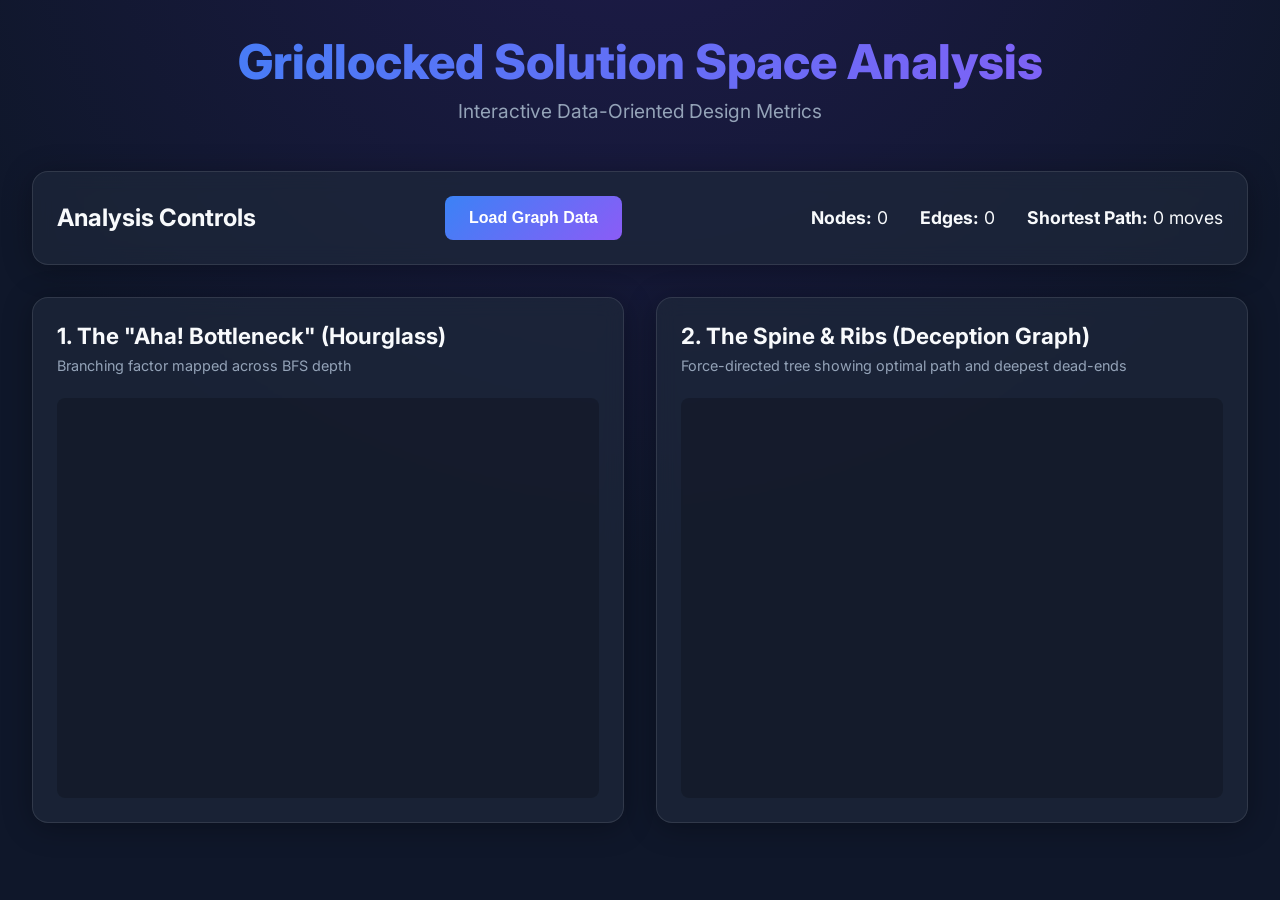
<file: WebGraphVisualizer/index.html>
<!DOCTYPE html>
<html lang="en">
<head>
    <meta charset="UTF-8">
    <meta name="viewport" content="width=device-width, initial-scale=1.0">
    <title>Gridlocked D3.js Visualizations</title>
    <script src="https://d3js.org/d3.v7.min.js"></script>
    <link rel="stylesheet" href="style.css">
    <link href="https://fonts.googleapis.com/css2?family=Inter:wght@400;600;800&display=swap" rel="stylesheet">
</head>
<body>
    <div class="dashboard">
        <header>
            <h1>Gridlocked Solution Space Analysis</h1>
            <p>Interactive Data-Oriented Design Metrics</p>
        </header>
        
        <div class="main-content">
            <div class="controls-panel">
                <h2>Analysis Controls</h2>
                <button id="loadGraphBtn">Load Graph Data</button>
                <div id="statsPanel" class="stats-box">
                    <p><strong>Nodes:</strong> <span id="nodeCount">0</span></p>
                    <p><strong>Edges:</strong> <span id="edgeCount">0</span></p>
                    <p><strong>Shortest Path:</strong> <span id="shortestPath">0</span> moves</p>
                </div>
            </div>

            <div class="visualization-grid">
                <!-- 1. The Hourglass (Area Chart) -->
                <div class="viz-card">
                    <h3>1. The "Aha! Bottleneck" (Hourglass)</h3>
                    <p class="subtitle">Branching factor mapped across BFS depth</p>
                    <div id="hourglassViz" class="d3-container"></div>
                </div>

                <!-- 2. The Spine and Ribs (Directed Graph) -->
                <div class="viz-card">
                    <h3>2. The Spine & Ribs (Deception Graph)</h3>
                    <p class="subtitle">Force-directed tree showing optimal path and deepest dead-ends</p>
                    <div id="spineViz" class="d3-container"></div>
                </div>
            </div>
        </div>
    </div>
    
    <script src="app.js"></script>
</body>
</html>
</file>
<file: WebGraphVisualizer/style.css>
:root {
    --bg-main: #0f172a;
    --bg-card: rgba(30, 41, 59, 0.7);
    --text-main: #f8fafc;
    --text-muted: #94a3b8;
    --accent-blue: #3b82f6;
    --accent-purple: #8b5cf6;
    --accent-red: #ef4444;
}

body {
    margin: 0;
    padding: 0;
    font-family: 'Inter', sans-serif;
    background-color: var(--bg-main);
    color: var(--text-main);
    background-image: radial-gradient(circle at 50% -20%, #1e1b4b, var(--bg-main) 60%);
    min-height: 100vh;
}

.dashboard {
    max-width: 1400px;
    margin: 0 auto;
    padding: 2rem;
}

header {
    text-align: center;
    margin-bottom: 3rem;
}

header h1 {
    font-size: 3rem;
    font-weight: 800;
    margin: 0;
    background: linear-gradient(to right, var(--accent-blue), var(--accent-purple));
    -webkit-background-clip: text;
    -webkit-text-fill-color: transparent;
}

header p {
    color: var(--text-muted);
    font-size: 1.2rem;
    margin-top: 0.5rem;
}

.main-content {
    display: flex;
    flex-direction: column;
    gap: 2rem;
}

.controls-panel {
    background: var(--bg-card);
    backdrop-filter: blur(10px);
    border: 1px solid rgba(255, 255, 255, 0.1);
    border-radius: 16px;
    padding: 1.5rem;
    display: flex;
    align-items: center;
    justify-content: space-between;
    box-shadow: 0 4px 30px rgba(0, 0, 0, 0.3);
}

.controls-panel h2 {
    margin: 0;
    font-size: 1.5rem;
}

button {
    background: linear-gradient(135deg, var(--accent-blue), var(--accent-purple));
    color: white;
    border: none;
    padding: 0.8rem 1.5rem;
    font-size: 1rem;
    font-weight: 600;
    border-radius: 8px;
    cursor: pointer;
    transition: transform 0.2s, box-shadow 0.2s;
}

button:hover {
    transform: translateY(-2px);
    box-shadow: 0 10px 20px rgba(139, 92, 246, 0.3);
}

.stats-box {
    display: flex;
    gap: 2rem;
}

.stats-box p {
    margin: 0;
    font-size: 1.1rem;
}

.visualization-grid {
    display: grid;
    grid-template-columns: 1fr 1fr;
    gap: 2rem;
}

.viz-card {
    background: var(--bg-card);
    backdrop-filter: blur(10px);
    border: 1px solid rgba(255, 255, 255, 0.1);
    border-radius: 16px;
    padding: 1.5rem;
    box-shadow: 0 4px 30px rgba(0, 0, 0, 0.3);
    display: flex;
    flex-direction: column;
}

.viz-card h3 {
    margin: 0 0 0.5rem 0;
    font-size: 1.4rem;
}

.viz-card .subtitle {
    color: var(--text-muted);
    font-size: 0.9rem;
    margin: 0 0 1.5rem 0;
}

.d3-container {
    width: 100%;
    height: 400px;
    background: rgba(0, 0, 0, 0.2);
    border-radius: 8px;
    overflow: hidden;
    position: relative;
}

/* D3 SVG Styles */
.node {
    stroke: #fff;
    stroke-width: 1.5px;
}

.link {
    stroke: rgba(255,255,255,0.2);
    stroke-opacity: 0.6;
}

.area {
    fill: url(#area-gradient);
    opacity: 0.8;
}

.axis text {
    fill: var(--text-muted);
    font-family: 'Inter', sans-serif;
}
.axis path,
.axis line {
    stroke: rgba(255, 255, 255, 0.1);
}
</file>
